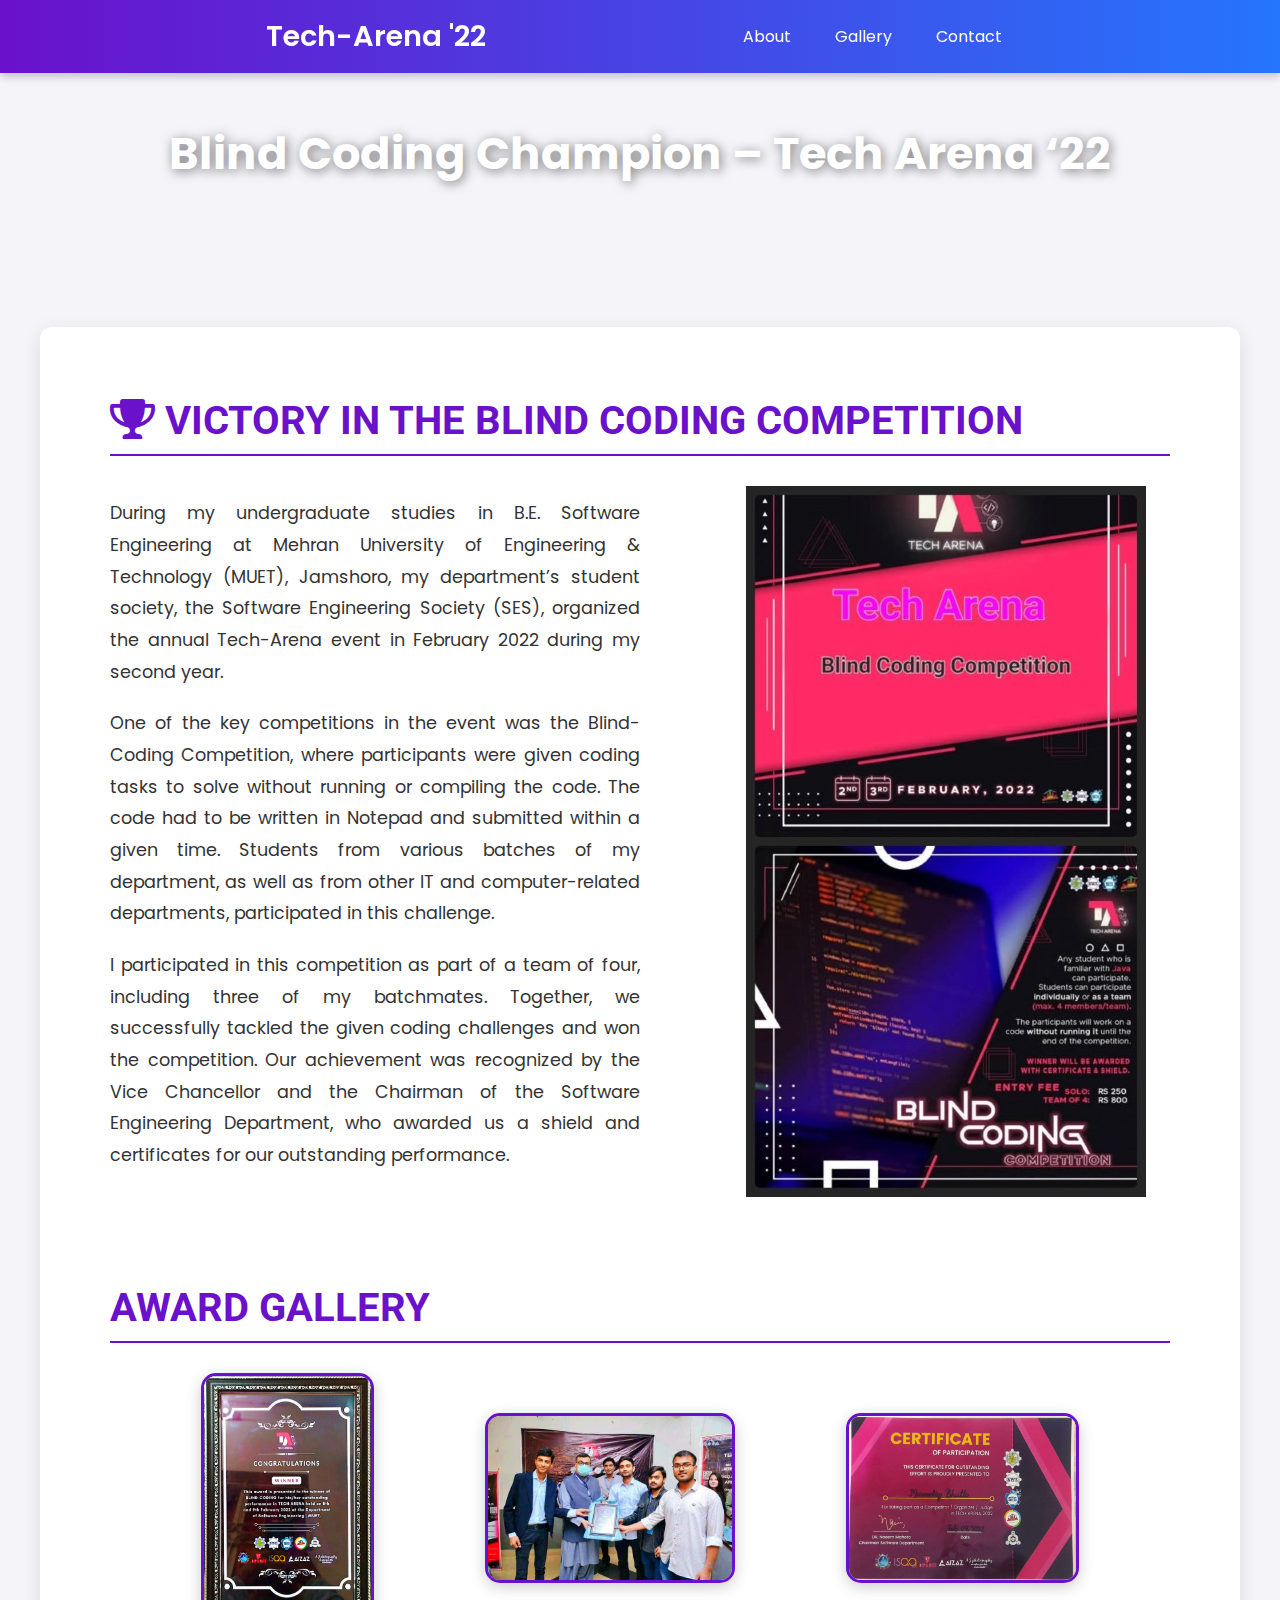
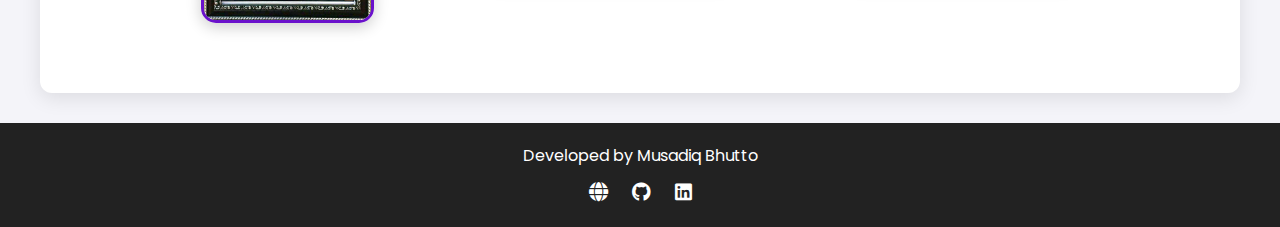
<file: Achievements/index.html>
<!DOCTYPE html>
<html lang="en">
<head>
    <meta charset="UTF-8">
    <meta name="viewport" content="width=device-width, initial-scale=1.0">
    <title>Blind-Coding Champion - Tech-Arena '22</title>
    <link rel="stylesheet" href="https://cdnjs.cloudflare.com/ajax/libs/font-awesome/6.0.0/css/all.min.css">
    <link href="https://fonts.googleapis.com/css2?family=Poppins:wght@300;400;600&family=Roboto:wght@700&display=swap" rel="stylesheet">
    <style>
        * {
            margin: 0;
            padding: 0;
            box-sizing: border-box;
            font-family: 'Poppins', sans-serif;
        }
        body {
            background: #f4f4f9;
            color: #333;
        }
        header {
            background: linear-gradient(90deg, #6a11cb, #2575fc);
            padding: 15px 20px;
            display: flex;
            justify-content: space-evenly;
            align-items: center;
            color: white;
            position: fixed;
            width: 100%;
            top: 0;
            z-index: 1000;
            box-shadow: 0 4px 8px rgba(0, 0, 0, 0.2);
        }
        .logo {
            font-size: 1.8rem;
            font-weight: 600;
        }
		.menu-toggle {
        display: none;
        font-size: 1.8rem;
        cursor: pointer;
        border: none;
        background: none;
        color: white;
        }
        nav ul {
            list-style: none;
            display: flex;
            gap: 20px;
        }
        nav ul li {
            display: inline;
        }
        nav ul li a {
            color: white;
            text-decoration: none;
            font-weight: 400;
            padding: 8px 12px;
            transition: all 0.3s ease-in-out;
            border-radius: 5px;
        }
        nav ul li a:hover {
            background: rgba(255, 255, 255, 0.2);
        }
        .hero {
            text-align: center;
            padding: 120px 20px;
            background: url('https://via.placeholder.com/1500x700') no-repeat center center/cover;
            color: white;
            font-size: 2.8rem;
            font-weight: 700;
            text-shadow: 2px 2px 12px rgba(0,0,0,0.5);
        }
        .container {
            max-width: 1200px;
            margin: auto;
            padding: 30px;
            background: white;
            border-radius: 12px;
            box-shadow: 0 5px 20px rgba(0, 0, 0, 0.1);
            margin-top: 20px;
        }
        .content-section {
            padding: 40px;
            text-align: justify;
        }
        .content-section h2 {
            font-size: 2.5rem;
            color: #6a11cb;
            margin-bottom: 20px;
            font-family: 'Roboto', sans-serif;
            font-weight: 700;
            text-transform: uppercase;
            border-bottom: 2px solid #6a11cb;
            padding-bottom: 10px;
        }
        .content-section p {
            font-size: 1.1rem;
            line-height: 1.8;
            margin-bottom: 20px;
        }
        .content-wrapper {
            display: flex;
            align-items: center;
            justify-content: space-between;
            margin-top: 30px;
        }
        .content-text {
            width: 50%;
        }
        .image-container {
            width: 40%;
        }
        .images {
            display: flex;
			align-items: center;
            justify-content: space-evenly;
            gap: 20px;
            flex-wrap: wrap;
            margin-top: 30px;
        }
        .gallery-img {
			max-width: 250px; /* Consistent width */
			border-radius: 15px;
			box-shadow: 0 4px 15px rgba(0, 0, 0, 0.2);
			transition: transform 0.3s ease-in-out;
			border: 3px solid #6a11cb;
		}

		.img1 {
			height: 250px;
		}

		.img2 {
			height: 170px;
		}

		.img3 {
			height: 170px;
		}

        .images img:hover {
            transform: scale(1.1);
        }
        footer {
            background: #222;
            text-align: center;
            color: white;
            padding: 20px;
            margin-top: 30px;
            font-size: 1rem;
        }
        @media (max-width: 768px) {
		    
			.menu-toggle {
            display: block;
			}
			nav ul {
				display: none;
				flex-direction: column;
				position: absolute;
				top: 60px;
				right: 10px;
				background: rgba(0, 0, 0, 0.8);
				width: 180px;
				border-radius: 8px;
				text-align: left;
				padding: 10px;
			}
			nav ul.show {
				display: flex;
			}
			nav ul li {
				padding: 10px 0;
			}	
				
            nav ul {
                flex-direction: column;
                text-align: center;
            }
			.container {
			padding: 0;
			}
			.hero, .content-section h2 
			{
				font-size: 1.5rem;
			    font-weight: 500;
				text-align: center;
			}
            .hero
			{	
				color:black;
			}			
			
            
            .content-wrapper {
                flex-direction: column;
            }
            .content-text, .image-container {
                width: 100%;
				
            }
			.image-container img{
			 width: 100%;
			 align: center;
			}
			.images {
                flex-direction: column;
                align-items: center;
            }
            .gallery-img {
                width: 90%;
            }
			.img1 {
			height: 300px;
			width: 200px;
		}
        }
    </style>
</head>
<body>
    
	<header>
    <div class="logo">Tech-Arena '22</div>
    <button class="menu-toggle"><i class="fas fa-bars"></i></button>
    <nav>
        <ul>
            <li><a href="#about">About</a></li>
            <li><a href="#gallery">Gallery</a></li>
            <li><a href="#contact">Contact</a></li>
        </ul>
    </nav>
	</header>
    
	<section class="hero" id="about">
        Blind Coding Champion – Tech Arena ‘22
    </section>
    <div class="container">
        <section class="content-section">
            <h2><i class="fas fa-trophy"></i>  Victory in the Blind Coding Competition</h2>
            <div class="content-wrapper">
                <div class="content-text">
                    <p>During my undergraduate studies in B.E. Software Engineering at Mehran University of Engineering & Technology (MUET), Jamshoro, my department’s student society, the Software Engineering Society (SES), organized the annual Tech-Arena event in February 2022 during my second year.</p>
                    
                    <p>One of the key competitions in the event was the Blind-Coding Competition, where participants were given coding tasks to solve without running or compiling the code. The code had to be written in Notepad and submitted within a given time. Students from various batches of my department, as well as from other IT and computer-related departments, participated in this challenge.</p>
                    
                    <p>I participated in this competition as part of a team of four, including three of my batchmates. Together, we successfully tackled the given coding challenges and won the competition. Our achievement was recognized by the Vice Chancellor and the Chairman of the Software Engineering Department, who awarded us a shield and certificates for our outstanding performance.</p>
                </div>
                <div class="image-container">
                    <img src="image1.jpg" alt="Tech-Arena Event Image">
                </div>
            </div>
        </section>
        <section class="content-section" id="gallery">
            <h2>Award Gallery</h2>
            <div class="images">
               <img class="gallery-img img1" src="image2.jpg" alt="Shield Photo">
               <img class="gallery-img img2" src="image3.jpg" alt="Shield Awarded">
               <img class="gallery-img img3" src="image4.jpg" alt="Certificate">
            </div>
        </section>
    </div>
	<footer id="contact" style="background: #222; color: white; text-align: center; padding: 20px; font-size: 1rem; display: flex; flex-direction: column; align-items: center;">
		<p>Developed by Musadiq Bhutto</p>
		<div style="margin-top: 10px;">
			<a href="https://musadiqbhutto.github.io/" target="_blank" style="color: white; margin: 0 10px; text-decoration: none; font-size: 1.2rem;"><i class="fas fa-globe"></i></a>
			<a href="https://github.com/MusadiqBhutto" target="_blank" style="color: white; margin: 0 10px; text-decoration: none; font-size: 1.2rem;"><i class="fab fa-github"></i></a>
			<a href="https://www.linkedin.com/in/musadique-bhutto/" target="_blank" style="color: white; margin: 0 10px; text-decoration: none; font-size: 1.2rem;"><i class="fab fa-linkedin"></i></a>
		</div>
	</footer>

</body>
	<script>
    document.querySelector(".menu-toggle").addEventListener("click", function() {
        document.querySelector("nav ul").classList.toggle("show");
    });
    
    document.querySelectorAll("nav ul li a").forEach(item => {
        item.addEventListener("click", function() {
            document.querySelector("nav ul").classList.remove("show");
        });
    });
</script>
</html>
</file>
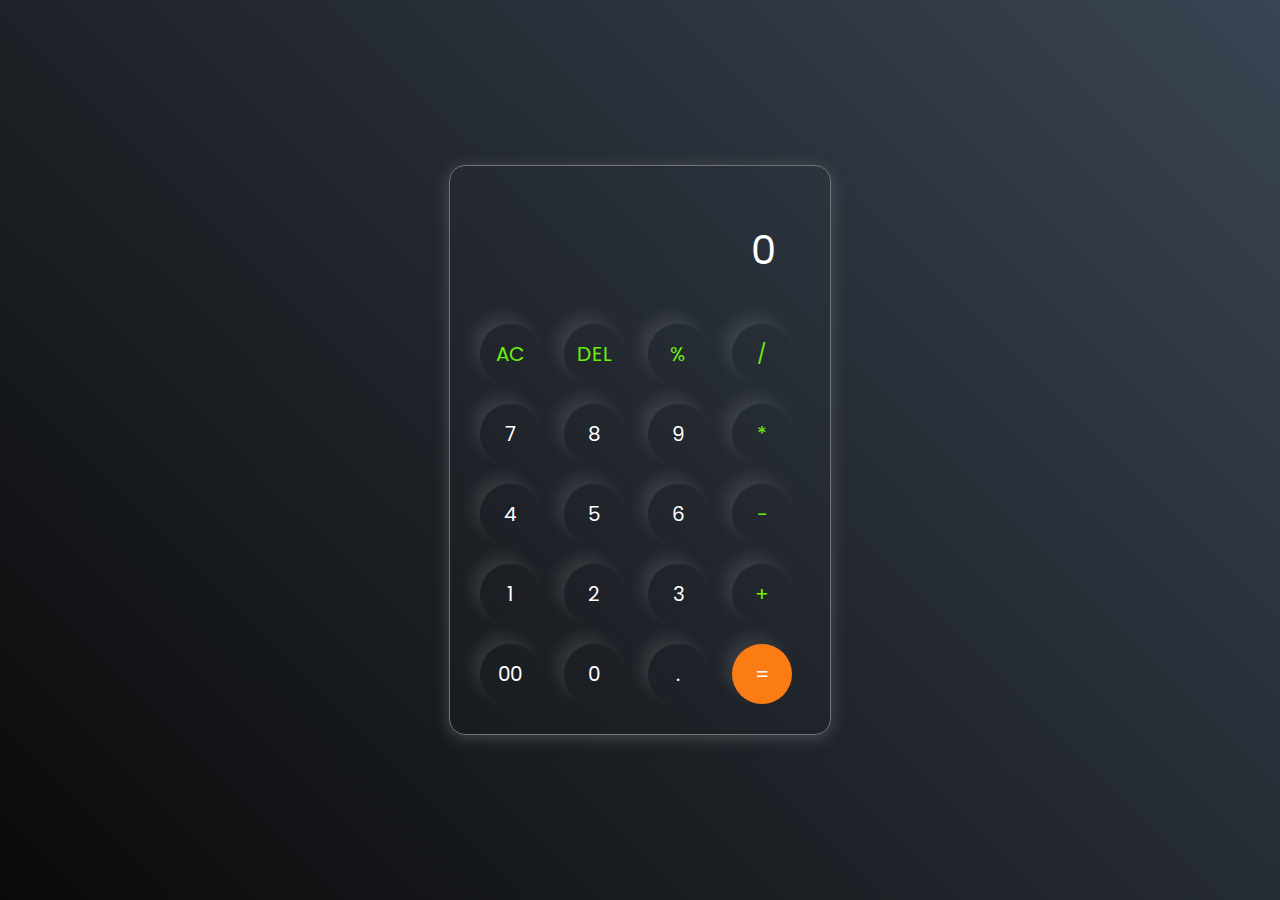
<file: Simple Calculator Web App using HTML CSS JS/index.html>
<!DOCTYPE html>
<html lang="en">
<head>
    <meta charset="UTF-8">
    <meta http-equiv="X-UA-Compatible" content="IE=edge">
    <meta name="viewport" content="width=device-width, initial-scale=1.0">
    <link rel="stylesheet" href="assets/css/style.css">
    <title>Calculator</title>
</head>
<body>

    <div class="calculator">
        <input type="text" placeholder="0" id="inputBox">
        <div>
            <button class="operator">AC</button>
            <button class="operator">DEL</button>
            <button class="operator">%</button>
            <button class="operator">/</button>
        </div>
        <div>
            <button>7</button>
            <button>8</button>
            <button>9</button>
            <button class="operator">*</button>
        </div>
        <div>
            <button>4</button>
            <button>5</button>
            <button>6</button>
            <button class="operator">-</button>
        </div>
        <div>
            <button>1</button>
            <button>2</button>
            <button>3</button>
            <button class="operator">+</button>
        </div>
        <div>
            <button>00</button>
            <button>0</button>
            <button>.</button>
            <button class="equalBtn">=</button>
        </div>
    </div>
    
    <script src="assets/js/script.js"></script>
</body>
</html>
</file>
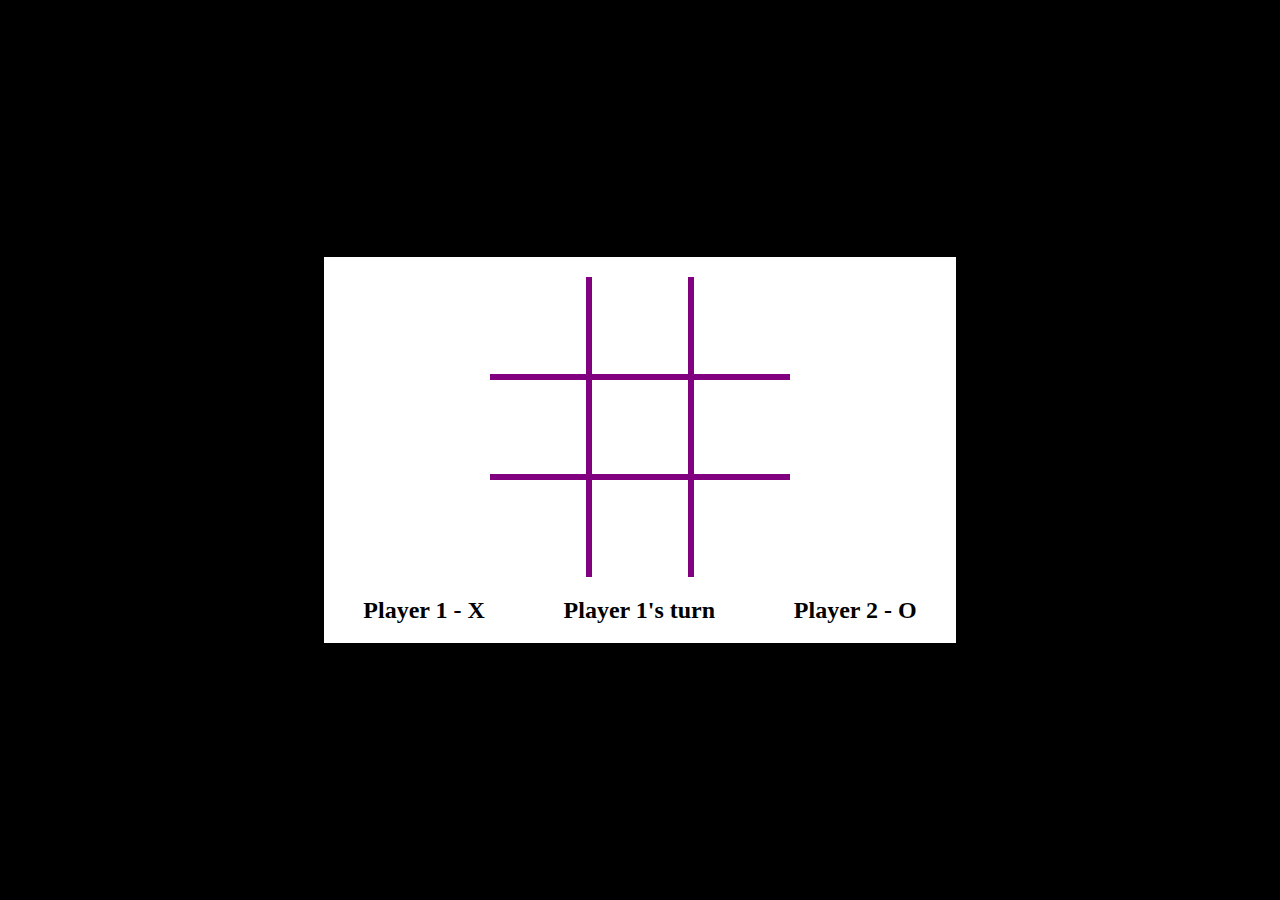
<file: Tic-Tac-Toe Game/index.html>
<!DOCTYPE html>
<html>

<head>
    <meta name="viewport" content="width=device-width, initial-scale=1.0">
    <link rel="stylesheet" href="style.css">
    <script src="script.js"></script>
</head>

<body>
    <div class="button-set">
     <div class="button-set-1">
            <div>
                <button onclick="message('button1')" id="button1" class="top-button left-button">1</button>
            </div>
            <div>
                <button onclick="message('button2')" id="button2" class="top-button center-button">2</button>
            </div>
            <div>
                <button onclick="message('button3')" id="button3" class="top-button right-button">3</button>
            </div>
        </div>
        <div class="button-set-2">
            <div>
                <button onclick="message('button4')" id="button4" class="mid-button left-button">4</button>
            </div>
            <div>
                <button onclick="message('button5')" id="button5" class="mid-button center-button">5</button>
            </div>
            <div>
                <button onclick="message('button6')" id="button6" class="mid-button right-button">6</button>
            </div>
        </div>
        <div class="button-set-3">
            <div>
                <button onclick="message('button7')" id="button7" class="bottom-button left-button">7</button>
            </div>
            <div>
                <button onclick="message('button8')" id="button8" class="bottom-button center-button">8</button>
            </div>
            <div>
                <button onclick="message('button9')" id="button9" class="bottom-button right-button">9</button>
            </div>
        </div>
        <div class="players">
            <div>
                <h2>Player 1 - X</h2>
            </div>
            <div>
                <h2 id="player-turn">Player 1's turn</h2>
            </div>
            <div>
                <h2>Player 2 - O</h2>
            </div>
        </div>
    </div>
</body>
</html>
</file>
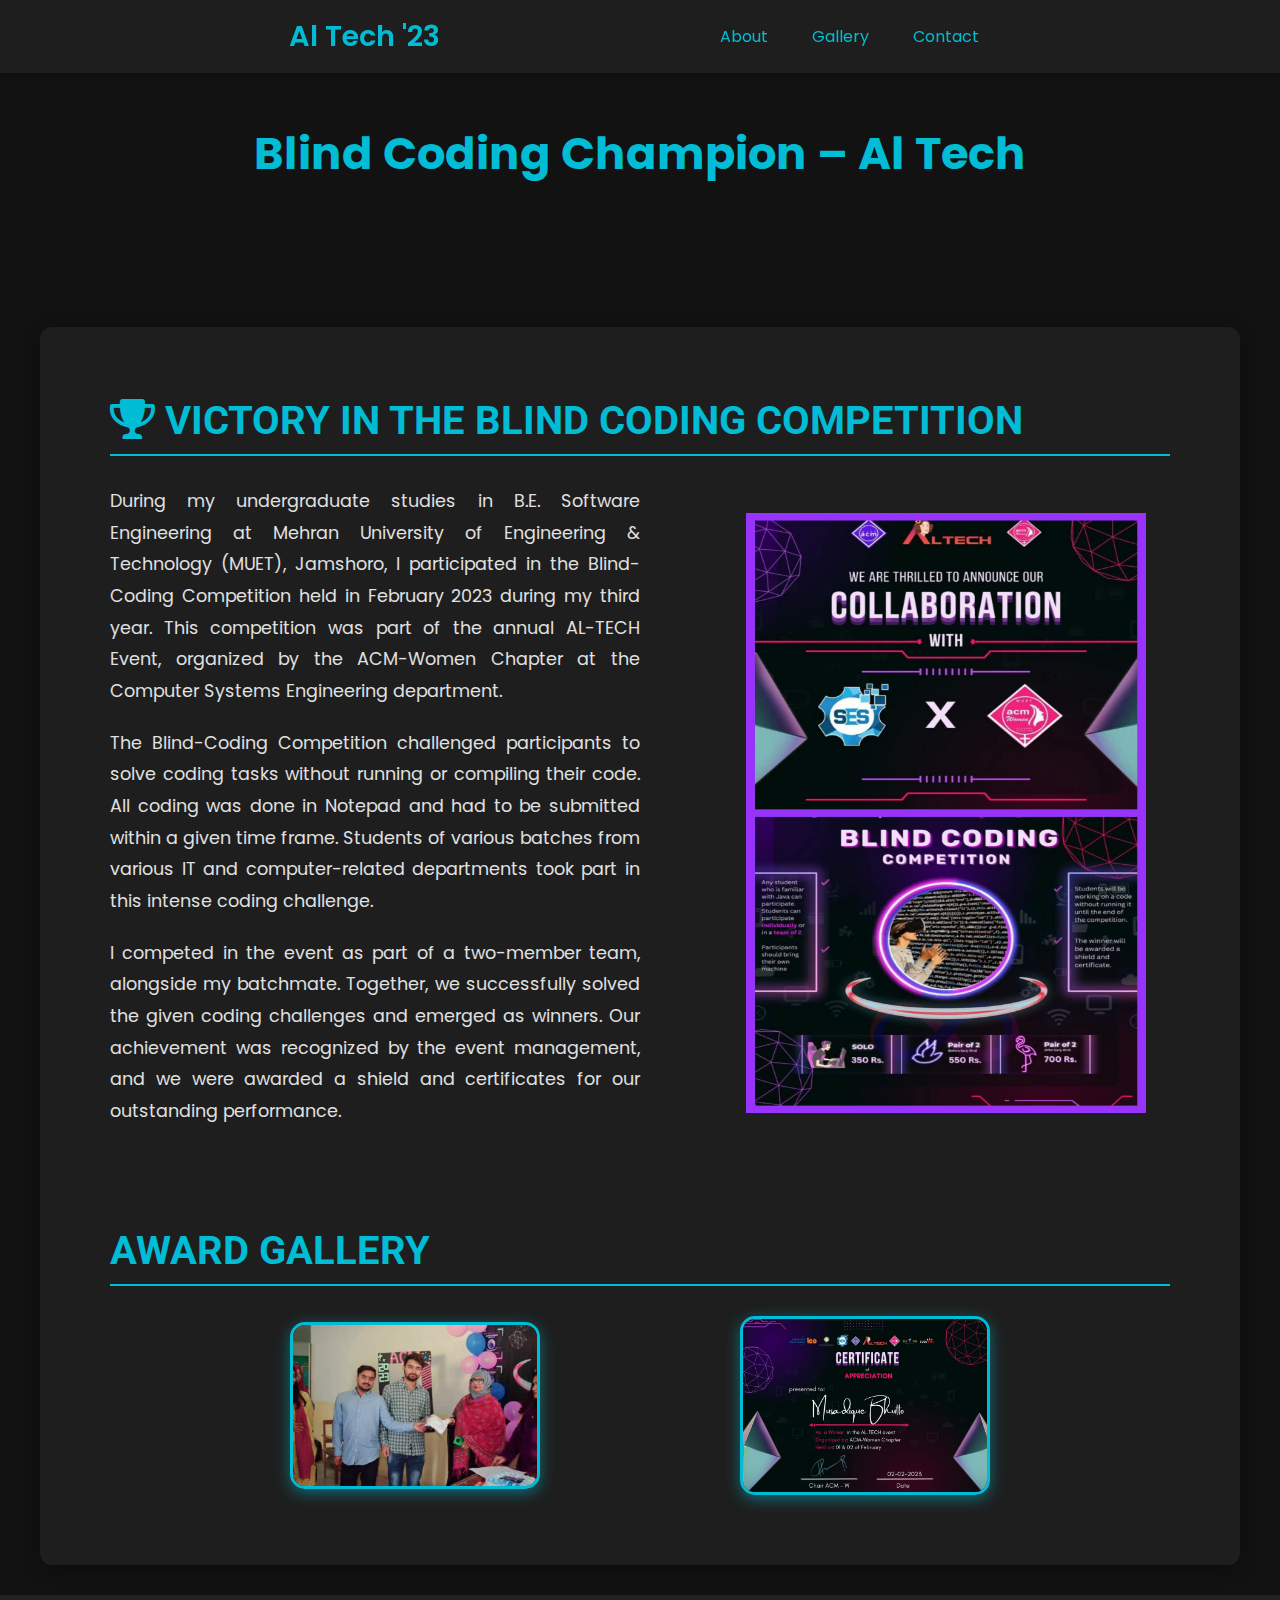
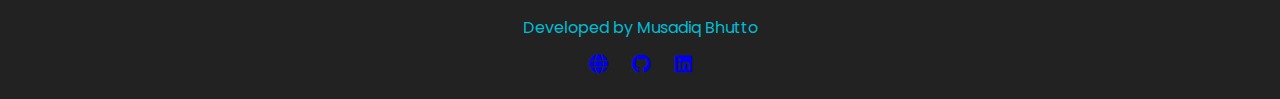
<file: Achievements/AlTech.html>
<!DOCTYPE html>
<html lang="en">
<head>
    <meta charset="UTF-8">
    <meta name="viewport" content="width=device-width, initial-scale=1.0">
    <title>Al Tech</title>
    <link rel="stylesheet" href="https://cdnjs.cloudflare.com/ajax/libs/font-awesome/6.0.0/css/all.min.css">
    <link href="https://fonts.googleapis.com/css2?family=Poppins:wght@300;400;600&family=Roboto:wght@700&display=swap" rel="stylesheet">
    <style>
        * {
            margin: 0;
            padding: 0;
            box-sizing: border-box;
            font-family: 'Poppins', sans-serif;
        }
        body {
            background: #121212;
            color: #e0e0e0;
        }
        header {
            background: #1e1e1e;
            padding: 15px 20px;
            display: flex;
            justify-content: space-evenly;
            align-items: center;
            color: #00bcd4;
            position: fixed;
            width: 100%;
            top: 0;
            z-index: 1000;
            box-shadow: 0 4px 8px rgba(0, 0, 0, 0.2);
        }
        .logo {
            font-size: 1.8rem;
            font-weight: 600;
        }
		.menu-toggle {
        display: none;
        font-size: 1.8rem;
        cursor: pointer;
        border: none;
        background: none;
        color: #00bcd4;
        }
        
		nav ul {
            list-style: none;
            display: flex;
            gap: 20px;
        }
        nav ul li {
            display: inline;
        }
        nav ul li a {
            color: #00bcd4;
            text-decoration: none;
            font-weight: 400;
            padding: 8px 12px;
            transition: all 0.3s ease-in-out;
            border-radius: 5px;
        }
        nav ul li a:hover {
            background: rgba(255, 255, 255, 0.2);
        }
        .hero {
            text-align: center;
            padding: 120px 20px;
            background: url('https://via.placeholder.com/1500x700') no-repeat center center/cover;
            color: #00bcd4;
            font-size: 2.8rem;
            font-weight: 700;
        }
        .container {
            max-width: 1200px;
            margin: auto;
            padding: 30px;
            background: #1e1e1e;
            border-radius: 12px;
            box-shadow: 0 5px 20px rgba(0, 0, 0, 0.3);
            margin-top: 20px;
        }
        .content-section {
            padding: 40px;
            text-align: justify;
        }
        .content-section h2 {
            font-size: 2.5rem;
            color: #00bcd4;
            margin-bottom: 20px;
            font-family: 'Roboto', sans-serif;
            font-weight: 700;
            text-transform: uppercase;
            border-bottom: 2px solid #00bcd4;
            padding-bottom: 10px;
        }
        .content-section p {
            font-size: 1.1rem;
            line-height: 1.8;
            margin-bottom: 20px;
        }
        .content-wrapper {
            display: flex;
            align-items: center;
            justify-content: space-between;
            margin-top: 30px;
        }
        .content-text {
            width: 50%;
        }
        .image-container {
            width: 40%;
        }
		.image-container img{
            width: 400px;
			height: 600px;
        }
        .images {
            display: flex;
			align-items: center;
            justify-content: space-evenly;
            gap: 20px;
            flex-wrap: wrap;
            margin-top: 30px;
        }
        .gallery-img {
			max-width: 250px; /* Consistent width */
			border-radius: 15px;
			box-shadow: 0 4px 15px rgba(0, 188, 212, 0.5);
            transition: transform 0.3s ease-in-out;
            border: 3px solid #00bcd4;
		}

        .images img:hover {
            transform: scale(1.1);
        }
        footer {
            background: #1e1e1e;
            text-align: center;
            color: #00bcd4;
            padding: 20px;
            margin-top: 30px;
            font-size: 1rem;
        }
        @media (max-width: 768px) {
		    
			.menu-toggle {
            display: block;
			}
			nav ul {
				display: none;
				flex-direction: column;
				position: absolute;
				top: 60px;
				right: 10px;
				background: rgba(0, 0, 0, 0.8);
				width: 180px;
				border-radius: 8px;
				text-align: left;
				padding: 10px;
			}
			nav ul.show {
				display: flex;
			}
			nav ul li {
				padding: 10px 0;
			}	
				
            nav ul {
                flex-direction: column;
                text-align: center;
            }
			.container {
			padding: 0;
			}
			.hero, .content-section h2 
			{
				font-size: 1.5rem;
			    font-weight: 500;
				text-align: center;
			}
           		
			
            
            .content-wrapper {
                flex-direction: column;
            }
            .content-text, .image-container {
                width: 100%;
				
            }
			.image-container img{
			 width: 100%;
			 align: center;
			}
			.images {
                flex-direction: column;
                align-items: center;
            }
            .gallery-img {
                width: 90%;
            }		
        }
    </style>
</head>
<body>
    
	<header>
    <div class="logo">Al Tech '23</div>
    <button class="menu-toggle"><i class="fas fa-bars"></i></button>
    <nav>
        <ul>
            <li><a href="#about">About</a></li>
            <li><a href="#gallery">Gallery</a></li>
            <li><a href="#contact">Contact</a></li>
        </ul>
    </nav>
	</header>
    
	<section class="hero" id="about">
        Blind Coding Champion – Al Tech
    </section>
    <div class="container">
        <section class="content-section">
            <h2><i class="fas fa-trophy"></i>  Victory in the Blind Coding Competition</h2>
            <div class="content-wrapper">
                <div class="content-text">
                    <p>During my undergraduate studies in B.E. Software Engineering at Mehran University of Engineering & Technology (MUET), Jamshoro, I participated in the Blind-Coding Competition held in February 2023 during my third year. This competition was part of the annual AL-TECH Event, organized by the ACM-Women Chapter at the Computer Systems Engineering department.</p>
                    
                    <p>The Blind-Coding Competition challenged participants to solve coding tasks without running or compiling their code. All coding was done in Notepad and had to be submitted within a given time frame. Students of various batches from various IT and computer-related departments took part in this intense coding challenge.</p>
                    
                    <p>I competed in the event as part of a two-member team, alongside my batchmate. Together, we successfully solved the given coding challenges and emerged as winners. Our achievement was recognized by the event management, and we were awarded a shield and certificates for our outstanding performance.</p>
                </div>
                <div class="image-container">
                    <img src="image5.jpg" alt="Tech-Arena Event Image">
                </div>
            </div>
        </section>
        <section class="content-section" id="gallery">
            <h2>Award Gallery</h2>
            <div class="images">
               <img class="gallery-img img1" src="image6.jpg" alt="Shield Awarded">
               <img class="gallery-img img2" src="image7.jpg" alt="Certificate">
            </div>
        </section>
    </div>
	<footer id="contact" style="background: #222; color: white; text-align: center; padding: 20px; font-size: 1rem; display: flex; flex-direction: column; align-items: center;">
		<p style="color: #00bcd4;">Developed by Musadiq Bhutto</p>
		<div style="margin-top: 10px;">
			<a href="https://musadiqbhutto.github.io/" target="_blank" style="margin: 0 10px; text-decoration: none; font-size: 1.2rem;"><i class="fas fa-globe"></i></a>
			<a href="https://github.com/MusadiqBhutto" target="_blank" style="margin: 0 10px; text-decoration: none; font-size: 1.2rem;"><i class="fab fa-github"></i></a>
			<a href="https://www.linkedin.com/in/musadique-bhutto/" target="_blank" style="margin: 0 10px; text-decoration: none; font-size: 1.2rem;"><i class="fab fa-linkedin"></i></a>
		</div>
	</footer>

</body>
	<script>
    document.querySelector(".menu-toggle").addEventListener("click", function() {
        document.querySelector("nav ul").classList.toggle("show");
    });
    
    document.querySelectorAll("nav ul li a").forEach(item => {
        item.addEventListener("click", function() {
            document.querySelector("nav ul").classList.remove("show");
        });
    });
</script>
</html>
</file>
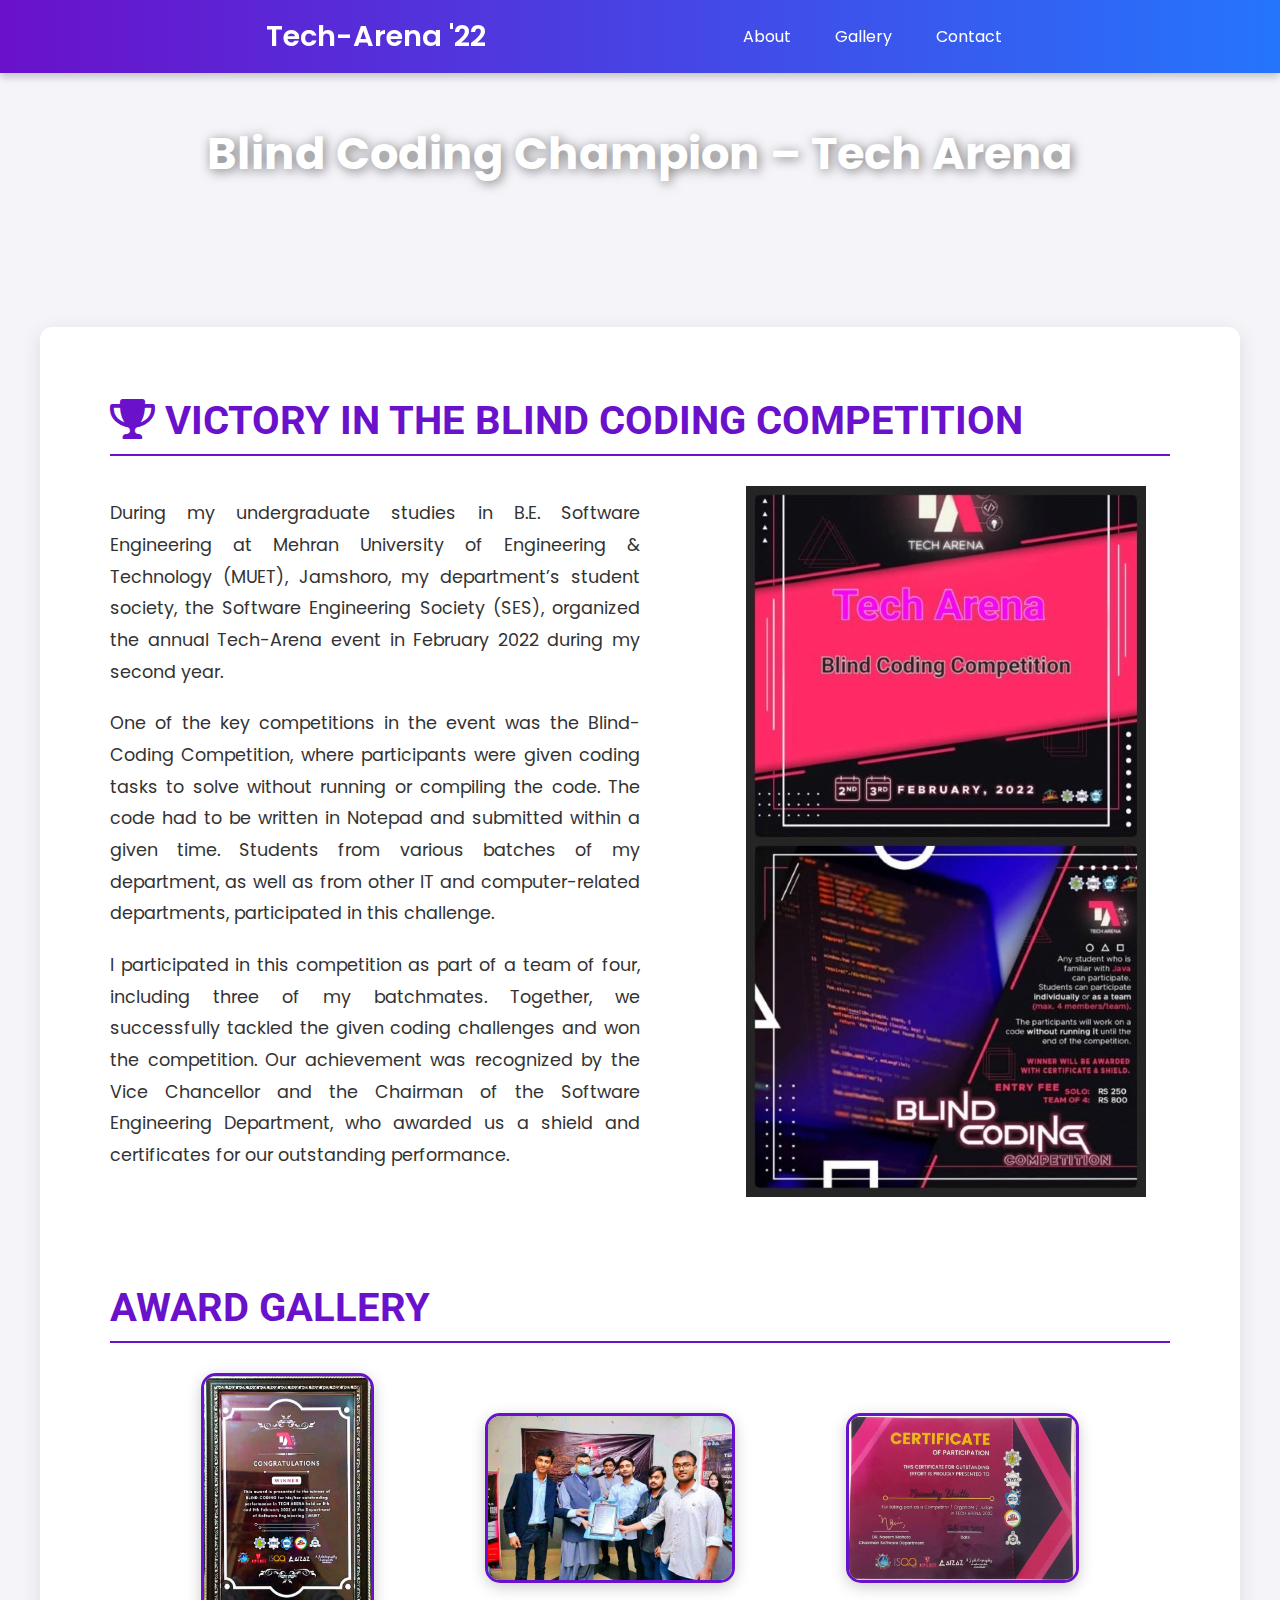
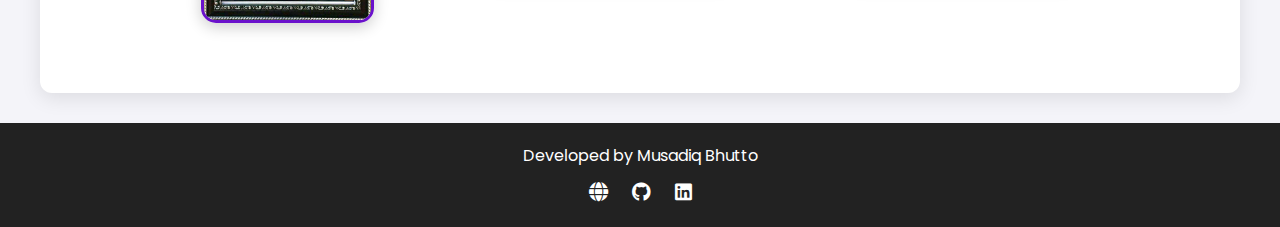
<file: Achievements/TechArena.html>
<!DOCTYPE html>
<html lang="en">
<head>
    <meta charset="UTF-8">
    <meta name="viewport" content="width=device-width, initial-scale=1.0">
    <title>Tech Arena</title>
    <link rel="stylesheet" href="https://cdnjs.cloudflare.com/ajax/libs/font-awesome/6.0.0/css/all.min.css">
    <link href="https://fonts.googleapis.com/css2?family=Poppins:wght@300;400;600&family=Roboto:wght@700&display=swap" rel="stylesheet">
    <style>
        * {
            margin: 0;
            padding: 0;
            box-sizing: border-box;
            font-family: 'Poppins', sans-serif;
        }
        body {
            background: #f4f4f9;
            color: #333;
        }
        header {
            background: linear-gradient(90deg, #6a11cb, #2575fc);
            padding: 15px 20px;
            display: flex;
            justify-content: space-evenly;
            align-items: center;
            color: white;
            position: fixed;
            width: 100%;
            top: 0;
            z-index: 1000;
            box-shadow: 0 4px 8px rgba(0, 0, 0, 0.2);
        }
        .logo {
            font-size: 1.8rem;
            font-weight: 600;
        }
		.menu-toggle {
        display: none;
        font-size: 1.8rem;
        cursor: pointer;
        border: none;
        background: none;
        color: white;
        }
        nav ul {
            list-style: none;
            display: flex;
            gap: 20px;
        }
        nav ul li {
            display: inline;
        }
        nav ul li a {
            color: white;
            text-decoration: none;
            font-weight: 400;
            padding: 8px 12px;
            transition: all 0.3s ease-in-out;
            border-radius: 5px;
        }
        nav ul li a:hover {
            background: rgba(255, 255, 255, 0.2);
        }
        .hero {
            text-align: center;
            padding: 120px 20px;
            background: url('https://via.placeholder.com/1500x700') no-repeat center center/cover;
            color: white;
            font-size: 2.8rem;
            font-weight: 700;
            text-shadow: 2px 2px 12px rgba(0,0,0,0.5);
        }
        .container {
            max-width: 1200px;
            margin: auto;
            padding: 30px;
            background: white;
            border-radius: 12px;
            box-shadow: 0 5px 20px rgba(0, 0, 0, 0.1);
            margin-top: 20px;
        }
        .content-section {
            padding: 40px;
            text-align: justify;
        }
        .content-section h2 {
            font-size: 2.5rem;
            color: #6a11cb;
            margin-bottom: 20px;
            font-family: 'Roboto', sans-serif;
            font-weight: 700;
            text-transform: uppercase;
            border-bottom: 2px solid #6a11cb;
            padding-bottom: 10px;
        }
        .content-section p {
            font-size: 1.1rem;
            line-height: 1.8;
            margin-bottom: 20px;
        }
        .content-wrapper {
            display: flex;
            align-items: center;
            justify-content: space-between;
            margin-top: 30px;
        }
        .content-text {
            width: 50%;
        }
        .image-container {
            width: 40%;
        }
        .images {
            display: flex;
			align-items: center;
            justify-content: space-evenly;
            gap: 20px;
            flex-wrap: wrap;
            margin-top: 30px;
        }
        .gallery-img {
			max-width: 250px; /* Consistent width */
			border-radius: 15px;
			box-shadow: 0 4px 15px rgba(0, 0, 0, 0.2);
			transition: transform 0.3s ease-in-out;
			border: 3px solid #6a11cb;
		}

		.img1 {
			height: 250px;
		}

		.img2 {
			height: 170px;
		}

		.img3 {
			height: 170px;
		}

        .images img:hover {
            transform: scale(1.1);
        }
        footer {
            background: #222;
            text-align: center;
            color: white;
            padding: 20px;
            margin-top: 30px;
            font-size: 1rem;
        }
        @media (max-width: 768px) {
		    
			.menu-toggle {
            display: block;
			}
			nav ul {
				display: none;
				flex-direction: column;
				position: absolute;
				top: 60px;
				right: 10px;
				background: rgba(0, 0, 0, 0.8);
				width: 180px;
				border-radius: 8px;
				text-align: left;
				padding: 10px;
			}
			nav ul.show {
				display: flex;
			}
			nav ul li {
				padding: 10px 0;
			}	
				
            nav ul {
                flex-direction: column;
                text-align: center;
            }
			.container {
			padding: 0;
			}
			.hero, .content-section h2 
			{
				font-size: 1.5rem;
			    font-weight: 500;
				text-align: center;
			}
            .hero
			{	
				color:black;
			}			
			
            
            .content-wrapper {
                flex-direction: column;
            }
            .content-text, .image-container {
                width: 100%;
				
            }
			.image-container img{
			 width: 100%;
			 align: center;
			}
			.images {
                flex-direction: column;
                align-items: center;
            }
            .gallery-img {
                width: 90%;
            }
			.img1 {
			height: 300px;
			width: 200px;
		}
        }
    </style>
</head>
<body>
    
	<header>
    <div class="logo">Tech-Arena '22</div>
    <button class="menu-toggle"><i class="fas fa-bars"></i></button>
    <nav>
        <ul>
            <li><a href="#about">About</a></li>
            <li><a href="#gallery">Gallery</a></li>
            <li><a href="#contact">Contact</a></li>
        </ul>
    </nav>
	</header>
    
	<section class="hero" id="about">
        Blind Coding Champion – Tech Arena
    </section>
    <div class="container">
        <section class="content-section">
            <h2><i class="fas fa-trophy"></i>  Victory in the Blind Coding Competition</h2>
            <div class="content-wrapper">
                <div class="content-text">
                    <p>During my undergraduate studies in B.E. Software Engineering at Mehran University of Engineering & Technology (MUET), Jamshoro, my department’s student society, the Software Engineering Society (SES), organized the annual Tech-Arena event in February 2022 during my second year.</p>
                    
                    <p>One of the key competitions in the event was the Blind-Coding Competition, where participants were given coding tasks to solve without running or compiling the code. The code had to be written in Notepad and submitted within a given time. Students from various batches of my department, as well as from other IT and computer-related departments, participated in this challenge.</p>
                    
                    <p>I participated in this competition as part of a team of four, including three of my batchmates. Together, we successfully tackled the given coding challenges and won the competition. Our achievement was recognized by the Vice Chancellor and the Chairman of the Software Engineering Department, who awarded us a shield and certificates for our outstanding performance.</p>
                </div>
                <div class="image-container">
                    <img src="image1.jpg" alt="Tech-Arena Event Image">
                </div>
            </div>
        </section>
        <section class="content-section" id="gallery">
            <h2>Award Gallery</h2>
            <div class="images">
               <img class="gallery-img img1" src="image2.jpg" alt="Shield Photo">
               <img class="gallery-img img2" src="image3.jpg" alt="Shield Awarded">
               <img class="gallery-img img3" src="image4.jpg" alt="Certificate">
            </div>
        </section>
    </div>
	<footer id="contact" style="background: #222; color: white; text-align: center; padding: 20px; font-size: 1rem; display: flex; flex-direction: column; align-items: center;">
		<p>Developed by Musadiq Bhutto</p>
		<div style="margin-top: 10px;">
			<a href="https://musadiqbhutto.github.io/" target="_blank" style="color: white; margin: 0 10px; text-decoration: none; font-size: 1.2rem;"><i class="fas fa-globe"></i></a>
			<a href="https://github.com/MusadiqBhutto" target="_blank" style="color: white; margin: 0 10px; text-decoration: none; font-size: 1.2rem;"><i class="fab fa-github"></i></a>
			<a href="https://www.linkedin.com/in/musadique-bhutto/" target="_blank" style="color: white; margin: 0 10px; text-decoration: none; font-size: 1.2rem;"><i class="fab fa-linkedin"></i></a>
		</div>
	</footer>

</body>
	<script>
    document.querySelector(".menu-toggle").addEventListener("click", function() {
        document.querySelector("nav ul").classList.toggle("show");
    });
    
    document.querySelectorAll("nav ul li a").forEach(item => {
        item.addEventListener("click", function() {
            document.querySelector("nav ul").classList.remove("show");
        });
    });
</script>
</html>
</file>
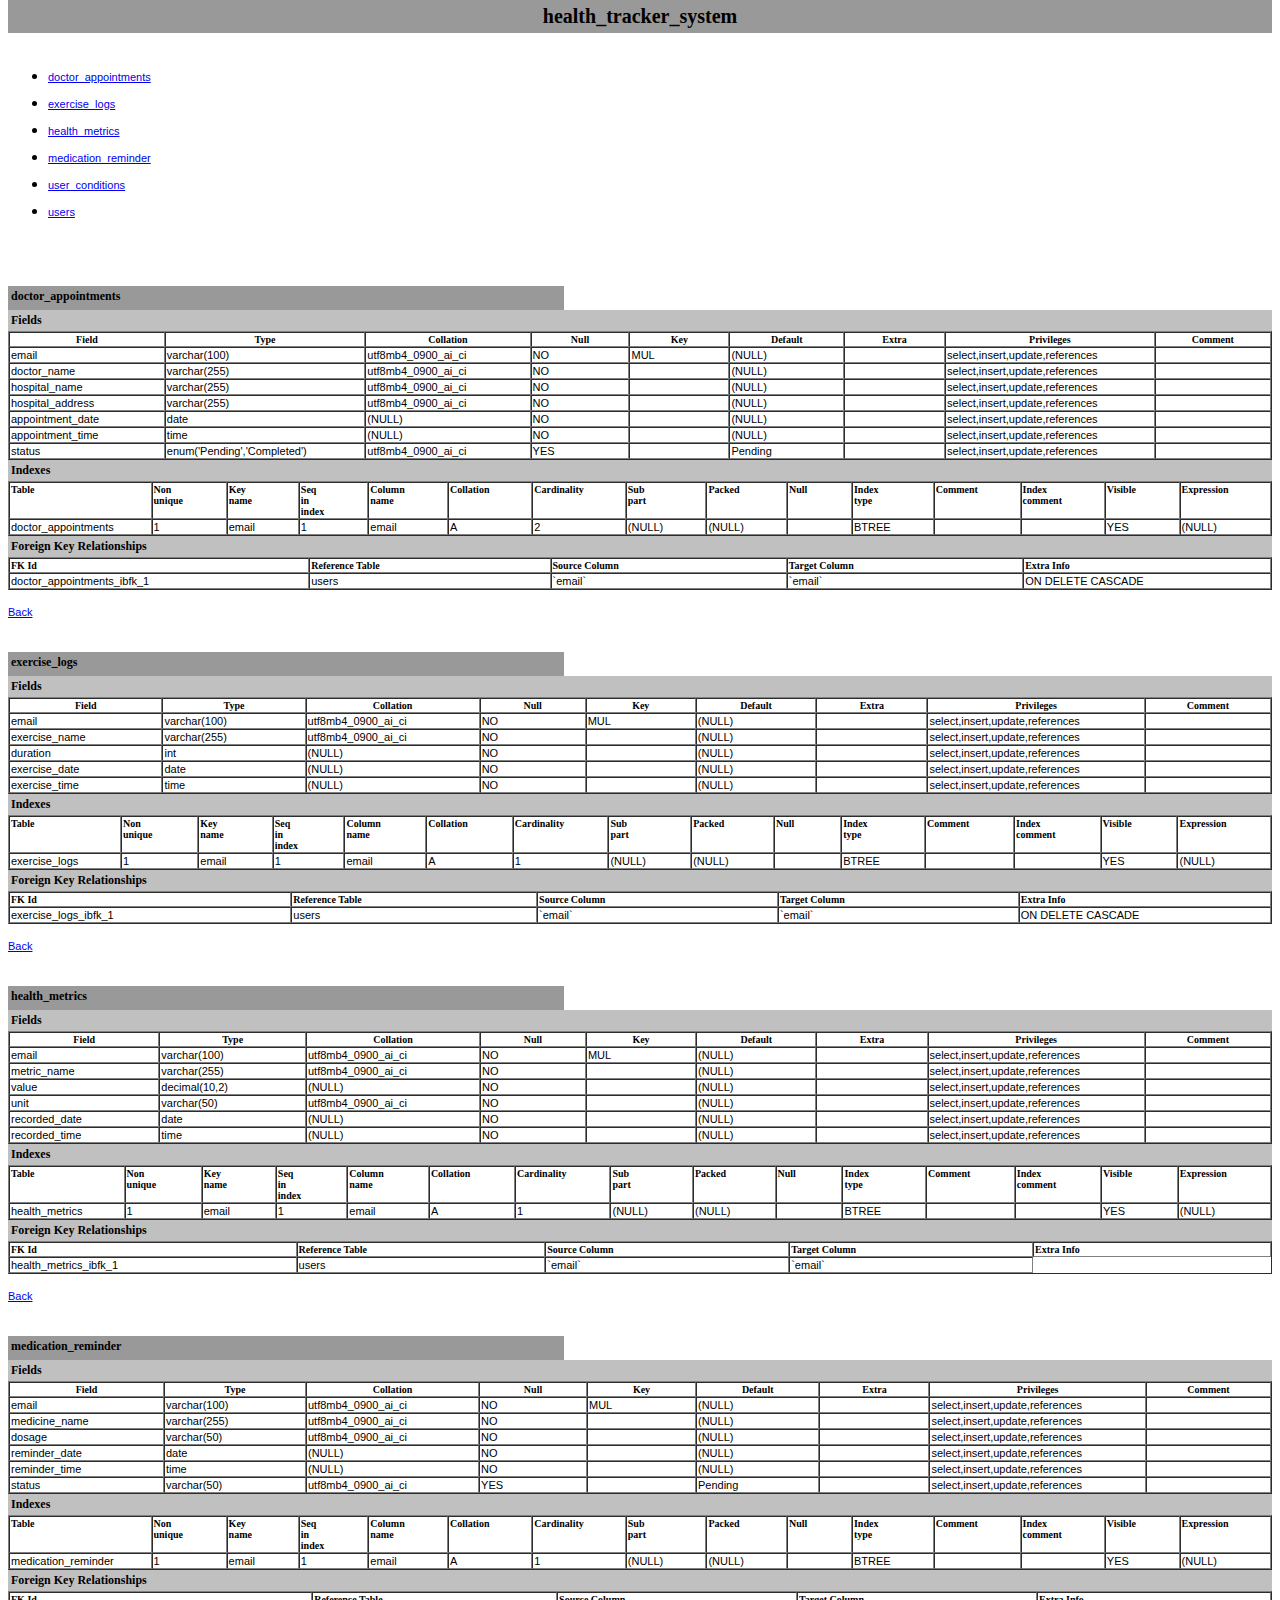
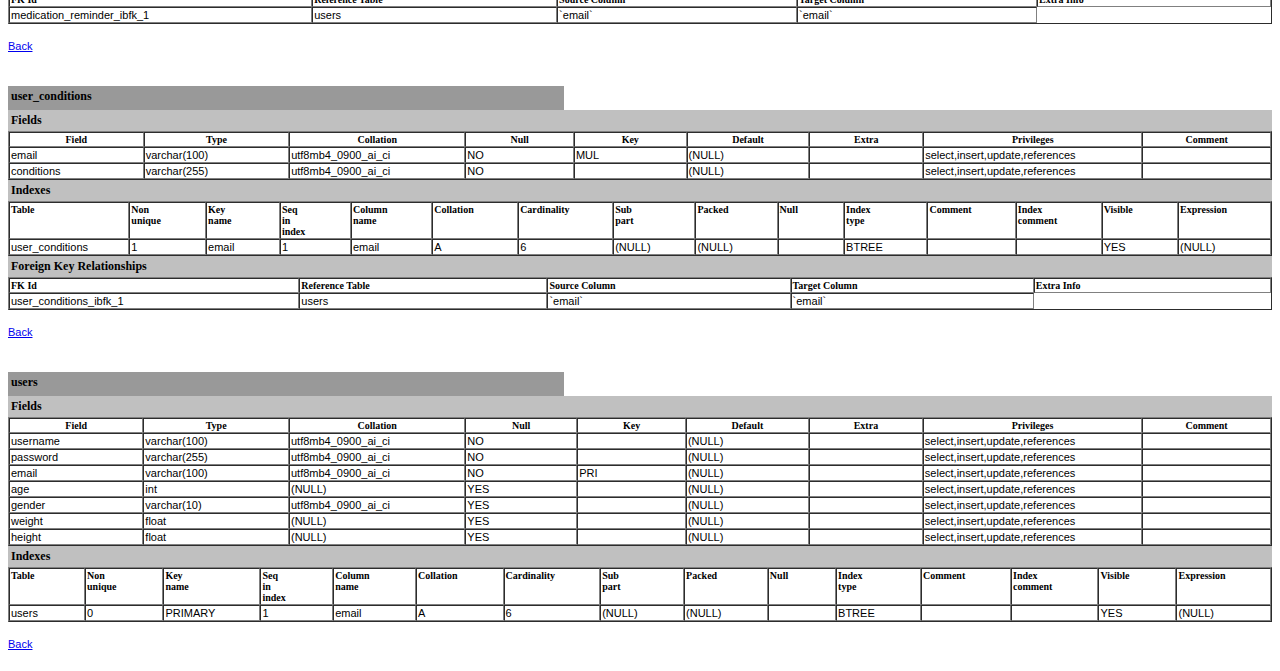
<file: SQE-CEP-Database-Schema/schema.html>
<html>
<head>
<title>Schema for database 'health_tracker_system'</title>
<meta http-equiv="Content-Type" content="text/html; charset=utf8">
<style type="text/css">
<!--
.toptext {font-family: verdana; color: #000000; font-size: 20px; font-weight: 600; width:550;  background-color:#999999; }
.normal {  font-family: Verdana, Arial, Helvetica, sans-serif; font-size: 11px; font-weight: normal; color: #000000}
.fieldheader {font-family: verdana; color: #000000; font-size: 12px; font-weight: 600; width:550;  background-color:#c0c0c0; }
.fieldcolumn {font-family: verdana; color: #000000; font-size: 10px; font-weight: 600; width:550;  background-color:#ffffff; }
.header {background-color: #ECE9D8;}
.headtext {font-family: verdana; color: #000000; font-size: 12; font-weight: 600; width:550;  background-color:#999999; }
BR.page {page-break-after: always}
//-->
</style>
</head>
<body bgcolor='#ffffff' topmargin="0">
<table width="100%" border="0" cellspacing="0" cellpadding="5">
<tr>
<td class="toptext"><p align="center">health_tracker_system</td>
</tr>
</table>
<a name="header">&nbsp</a><ul>
	<li><a href="#doctor_appointments"><p class="normal">doctor_appointments</a></li>
	<li><a href="#exercise_logs"><p class="normal">exercise_logs</a></li>
	<li><a href="#health_metrics"><p class="normal">health_metrics</a></li>
	<li><a href="#medication_reminder"><p class="normal">medication_reminder</a></li>
	<li><a href="#user_conditions"><p class="normal">user_conditions</a></li>
	<li><a href="#users"><p class="normal">users</a></li>
</ul>
<br class=page>
<p><a name='doctor_appointments'>&nbsp</a>
<table width="100%" border="0" cellspacing="0" cellpadding="3">
<tr>
	<td class="headtext" width="30%" align="left" valign="top">doctor_appointments</td>
	<td>&nbsp</td>
<tr>
</table>

<table width="100%" border="0" cellspacing="0" cellpadding="3">
<tr>
	<td class="fieldheader" width="100%" align="left" valign="top">Fields</td>
</tr>
</table>
<table width="100%" cellspacing="0" cellapdding="2" border="1">
<tr>
	<td align="center" valign="top" class="fieldcolumn">Field</td>
	<td align="center" valign="top" class="fieldcolumn">Type</td>
	<td align="center" valign="top" class="fieldcolumn">Collation</td>
	<td align="center" valign="top" class="fieldcolumn">Null</td>
	<td align="center" valign="top" class="fieldcolumn">Key</td>
	<td align="center" valign="top" class="fieldcolumn">Default</td>
	<td align="center" valign="top" class="fieldcolumn">Extra</td>
	<td align="center" valign="top" class="fieldcolumn">Privileges</td>
	<td align="center" valign="top" class="fieldcolumn">Comment</td>
</tr>
<tr>
	<td align="left" valign="top"><p class="normal">email</td>
	<td align="left" valign="top"><p class="normal">varchar(100)</td>
	<td align="left" valign="top"><p class="normal">utf8mb4_0900_ai_ci</td>
	<td align="left" valign="top"><p class="normal">NO</td>
	<td align="left" valign="top"><p class="normal">MUL</td>
	<td align="left" valign="top"><p class="normal">(NULL)</td>
	<td align="left" valign="top"><p class="normal">&nbsp;</td>
	<td align="left" valign="top"><p class="normal">select,insert,update,references</td>
	<td align="left" valign="top"><p class="normal">&nbsp;</td>
</tr>
<tr>
	<td align="left" valign="top"><p class="normal">doctor_name</td>
	<td align="left" valign="top"><p class="normal">varchar(255)</td>
	<td align="left" valign="top"><p class="normal">utf8mb4_0900_ai_ci</td>
	<td align="left" valign="top"><p class="normal">NO</td>
	<td align="left" valign="top"><p class="normal">&nbsp;</td>
	<td align="left" valign="top"><p class="normal">(NULL)</td>
	<td align="left" valign="top"><p class="normal">&nbsp;</td>
	<td align="left" valign="top"><p class="normal">select,insert,update,references</td>
	<td align="left" valign="top"><p class="normal">&nbsp;</td>
</tr>
<tr>
	<td align="left" valign="top"><p class="normal">hospital_name</td>
	<td align="left" valign="top"><p class="normal">varchar(255)</td>
	<td align="left" valign="top"><p class="normal">utf8mb4_0900_ai_ci</td>
	<td align="left" valign="top"><p class="normal">NO</td>
	<td align="left" valign="top"><p class="normal">&nbsp;</td>
	<td align="left" valign="top"><p class="normal">(NULL)</td>
	<td align="left" valign="top"><p class="normal">&nbsp;</td>
	<td align="left" valign="top"><p class="normal">select,insert,update,references</td>
	<td align="left" valign="top"><p class="normal">&nbsp;</td>
</tr>
<tr>
	<td align="left" valign="top"><p class="normal">hospital_address</td>
	<td align="left" valign="top"><p class="normal">varchar(255)</td>
	<td align="left" valign="top"><p class="normal">utf8mb4_0900_ai_ci</td>
	<td align="left" valign="top"><p class="normal">NO</td>
	<td align="left" valign="top"><p class="normal">&nbsp;</td>
	<td align="left" valign="top"><p class="normal">(NULL)</td>
	<td align="left" valign="top"><p class="normal">&nbsp;</td>
	<td align="left" valign="top"><p class="normal">select,insert,update,references</td>
	<td align="left" valign="top"><p class="normal">&nbsp;</td>
</tr>
<tr>
	<td align="left" valign="top"><p class="normal">appointment_date</td>
	<td align="left" valign="top"><p class="normal">date</td>
	<td align="left" valign="top"><p class="normal">(NULL)</td>
	<td align="left" valign="top"><p class="normal">NO</td>
	<td align="left" valign="top"><p class="normal">&nbsp;</td>
	<td align="left" valign="top"><p class="normal">(NULL)</td>
	<td align="left" valign="top"><p class="normal">&nbsp;</td>
	<td align="left" valign="top"><p class="normal">select,insert,update,references</td>
	<td align="left" valign="top"><p class="normal">&nbsp;</td>
</tr>
<tr>
	<td align="left" valign="top"><p class="normal">appointment_time</td>
	<td align="left" valign="top"><p class="normal">time</td>
	<td align="left" valign="top"><p class="normal">(NULL)</td>
	<td align="left" valign="top"><p class="normal">NO</td>
	<td align="left" valign="top"><p class="normal">&nbsp;</td>
	<td align="left" valign="top"><p class="normal">(NULL)</td>
	<td align="left" valign="top"><p class="normal">&nbsp;</td>
	<td align="left" valign="top"><p class="normal">select,insert,update,references</td>
	<td align="left" valign="top"><p class="normal">&nbsp;</td>
</tr>
<tr>
	<td align="left" valign="top"><p class="normal">status</td>
	<td align="left" valign="top"><p class="normal">enum('Pending','Completed')</td>
	<td align="left" valign="top"><p class="normal">utf8mb4_0900_ai_ci</td>
	<td align="left" valign="top"><p class="normal">YES</td>
	<td align="left" valign="top"><p class="normal">&nbsp;</td>
	<td align="left" valign="top"><p class="normal">Pending</td>
	<td align="left" valign="top"><p class="normal">&nbsp;</td>
	<td align="left" valign="top"><p class="normal">select,insert,update,references</td>
	<td align="left" valign="top"><p class="normal">&nbsp;</td>
</tr>
</table>


<table width="100%" border="0" cellspacing="0" cellpadding="3">
<tr>
	<td class="fieldheader" width="100%" align="left" valign="top">Indexes</td>
</tr>
</table>
<table width="100%" cellspacing="0" cellapdding="2" border="1">
<tr>
	<td align="left" valign="top" class="fieldcolumn">Table</td>
	<td align="left" valign="top" class="fieldcolumn">Non<br>unique</td>
	<td align="left" valign="top" class="fieldcolumn">Key<br>name</td>
	<td align="left" valign="top" class="fieldcolumn">Seq<br>in<br>index</td>
	<td align="left" valign="top" class="fieldcolumn">Column<br>name</td>
	<td align="left" valign="top" class="fieldcolumn">Collation</td>
	<td align="left" valign="top" class="fieldcolumn">Cardinality</td>
	<td align="left" valign="top" class="fieldcolumn">Sub<br>part</td>
	<td align="left" valign="top" class="fieldcolumn">Packed</td>
	<td align="left" valign="top" class="fieldcolumn">Null</td>
	<td align="left" valign="top" class="fieldcolumn">Index<br>type</td>
	<td align="left" valign="top" class="fieldcolumn">Comment</td>
	<td align="left" valign="top" class="fieldcolumn">Index<br>comment</td>
	<td align="left" valign="top" class="fieldcolumn">Visible</td>
	<td align="left" valign="top" class="fieldcolumn">Expression</td>
</tr>
<tr>
	<td align="left" valign="top"><p class="normal">doctor_appointments</td>
	<td align="left" valign="top"><p class="normal">1</td>
	<td align="left" valign="top"><p class="normal">email</td>
	<td align="left" valign="top"><p class="normal">1</td>
	<td align="left" valign="top"><p class="normal">email</td>
	<td align="left" valign="top"><p class="normal">A</td>
	<td align="left" valign="top"><p class="normal">2</td>
	<td align="left" valign="top"><p class="normal">(NULL)</td>
	<td align="left" valign="top"><p class="normal">(NULL)</td>
	<td align="left" valign="top"><p class="normal">&nbsp;</td>
	<td align="left" valign="top"><p class="normal">BTREE</td>
	<td align="left" valign="top"><p class="normal">&nbsp;</td>
	<td align="left" valign="top"><p class="normal">&nbsp;</td>
	<td align="left" valign="top"><p class="normal">YES</td>
	<td align="left" valign="top"><p class="normal">(NULL)</td>
</tr>
</table>


<table width="100%" border="0" cellspacing="0" cellpadding="3">
<tr>
	<td class="fieldheader" width="100%" align="left" valign="top">Foreign Key Relationships</td>
</tr>
</table>
<table width="100%" cellspacing="0" cellapdding="2" border="1">
<tr>
	<td align="left" valign="top" class="fieldcolumn">FK Id</td>
	<td align="left" valign="top" class="fieldcolumn">Reference Table</td>
	<td align="left" valign="top" class="fieldcolumn">Source Column</td>
	<td align="left" valign="top" class="fieldcolumn">Target Column</td>
	<td align="left" valign="top" class="fieldcolumn">Extra Info</td>
</tr>
<tr>
	<td align="left" valign="top"><p class="normal">doctor_appointments_ibfk_1</td>
	<td align="left" valign="top"><p class="normal">users</td>
	<td align="left" valign="top"><p class="normal">`email`</td>
	<td align="left" valign="top"><p class="normal">`email`</td>
	<td align="left" valign="top"><p class="normal"> ON DELETE CASCADE</td>
<tr>
</table>


<a href="#header"><p class="normal">Back</a><br class=page>
<p><a name='exercise_logs'>&nbsp</a>
<table width="100%" border="0" cellspacing="0" cellpadding="3">
<tr>
	<td class="headtext" width="30%" align="left" valign="top">exercise_logs</td>
	<td>&nbsp</td>
<tr>
</table>

<table width="100%" border="0" cellspacing="0" cellpadding="3">
<tr>
	<td class="fieldheader" width="100%" align="left" valign="top">Fields</td>
</tr>
</table>
<table width="100%" cellspacing="0" cellapdding="2" border="1">
<tr>
	<td align="center" valign="top" class="fieldcolumn">Field</td>
	<td align="center" valign="top" class="fieldcolumn">Type</td>
	<td align="center" valign="top" class="fieldcolumn">Collation</td>
	<td align="center" valign="top" class="fieldcolumn">Null</td>
	<td align="center" valign="top" class="fieldcolumn">Key</td>
	<td align="center" valign="top" class="fieldcolumn">Default</td>
	<td align="center" valign="top" class="fieldcolumn">Extra</td>
	<td align="center" valign="top" class="fieldcolumn">Privileges</td>
	<td align="center" valign="top" class="fieldcolumn">Comment</td>
</tr>
<tr>
	<td align="left" valign="top"><p class="normal">email</td>
	<td align="left" valign="top"><p class="normal">varchar(100)</td>
	<td align="left" valign="top"><p class="normal">utf8mb4_0900_ai_ci</td>
	<td align="left" valign="top"><p class="normal">NO</td>
	<td align="left" valign="top"><p class="normal">MUL</td>
	<td align="left" valign="top"><p class="normal">(NULL)</td>
	<td align="left" valign="top"><p class="normal">&nbsp;</td>
	<td align="left" valign="top"><p class="normal">select,insert,update,references</td>
	<td align="left" valign="top"><p class="normal">&nbsp;</td>
</tr>
<tr>
	<td align="left" valign="top"><p class="normal">exercise_name</td>
	<td align="left" valign="top"><p class="normal">varchar(255)</td>
	<td align="left" valign="top"><p class="normal">utf8mb4_0900_ai_ci</td>
	<td align="left" valign="top"><p class="normal">NO</td>
	<td align="left" valign="top"><p class="normal">&nbsp;</td>
	<td align="left" valign="top"><p class="normal">(NULL)</td>
	<td align="left" valign="top"><p class="normal">&nbsp;</td>
	<td align="left" valign="top"><p class="normal">select,insert,update,references</td>
	<td align="left" valign="top"><p class="normal">&nbsp;</td>
</tr>
<tr>
	<td align="left" valign="top"><p class="normal">duration</td>
	<td align="left" valign="top"><p class="normal">int</td>
	<td align="left" valign="top"><p class="normal">(NULL)</td>
	<td align="left" valign="top"><p class="normal">NO</td>
	<td align="left" valign="top"><p class="normal">&nbsp;</td>
	<td align="left" valign="top"><p class="normal">(NULL)</td>
	<td align="left" valign="top"><p class="normal">&nbsp;</td>
	<td align="left" valign="top"><p class="normal">select,insert,update,references</td>
	<td align="left" valign="top"><p class="normal">&nbsp;</td>
</tr>
<tr>
	<td align="left" valign="top"><p class="normal">exercise_date</td>
	<td align="left" valign="top"><p class="normal">date</td>
	<td align="left" valign="top"><p class="normal">(NULL)</td>
	<td align="left" valign="top"><p class="normal">NO</td>
	<td align="left" valign="top"><p class="normal">&nbsp;</td>
	<td align="left" valign="top"><p class="normal">(NULL)</td>
	<td align="left" valign="top"><p class="normal">&nbsp;</td>
	<td align="left" valign="top"><p class="normal">select,insert,update,references</td>
	<td align="left" valign="top"><p class="normal">&nbsp;</td>
</tr>
<tr>
	<td align="left" valign="top"><p class="normal">exercise_time</td>
	<td align="left" valign="top"><p class="normal">time</td>
	<td align="left" valign="top"><p class="normal">(NULL)</td>
	<td align="left" valign="top"><p class="normal">NO</td>
	<td align="left" valign="top"><p class="normal">&nbsp;</td>
	<td align="left" valign="top"><p class="normal">(NULL)</td>
	<td align="left" valign="top"><p class="normal">&nbsp;</td>
	<td align="left" valign="top"><p class="normal">select,insert,update,references</td>
	<td align="left" valign="top"><p class="normal">&nbsp;</td>
</tr>
</table>


<table width="100%" border="0" cellspacing="0" cellpadding="3">
<tr>
	<td class="fieldheader" width="100%" align="left" valign="top">Indexes</td>
</tr>
</table>
<table width="100%" cellspacing="0" cellapdding="2" border="1">
<tr>
	<td align="left" valign="top" class="fieldcolumn">Table</td>
	<td align="left" valign="top" class="fieldcolumn">Non<br>unique</td>
	<td align="left" valign="top" class="fieldcolumn">Key<br>name</td>
	<td align="left" valign="top" class="fieldcolumn">Seq<br>in<br>index</td>
	<td align="left" valign="top" class="fieldcolumn">Column<br>name</td>
	<td align="left" valign="top" class="fieldcolumn">Collation</td>
	<td align="left" valign="top" class="fieldcolumn">Cardinality</td>
	<td align="left" valign="top" class="fieldcolumn">Sub<br>part</td>
	<td align="left" valign="top" class="fieldcolumn">Packed</td>
	<td align="left" valign="top" class="fieldcolumn">Null</td>
	<td align="left" valign="top" class="fieldcolumn">Index<br>type</td>
	<td align="left" valign="top" class="fieldcolumn">Comment</td>
	<td align="left" valign="top" class="fieldcolumn">Index<br>comment</td>
	<td align="left" valign="top" class="fieldcolumn">Visible</td>
	<td align="left" valign="top" class="fieldcolumn">Expression</td>
</tr>
<tr>
	<td align="left" valign="top"><p class="normal">exercise_logs</td>
	<td align="left" valign="top"><p class="normal">1</td>
	<td align="left" valign="top"><p class="normal">email</td>
	<td align="left" valign="top"><p class="normal">1</td>
	<td align="left" valign="top"><p class="normal">email</td>
	<td align="left" valign="top"><p class="normal">A</td>
	<td align="left" valign="top"><p class="normal">1</td>
	<td align="left" valign="top"><p class="normal">(NULL)</td>
	<td align="left" valign="top"><p class="normal">(NULL)</td>
	<td align="left" valign="top"><p class="normal">&nbsp;</td>
	<td align="left" valign="top"><p class="normal">BTREE</td>
	<td align="left" valign="top"><p class="normal">&nbsp;</td>
	<td align="left" valign="top"><p class="normal">&nbsp;</td>
	<td align="left" valign="top"><p class="normal">YES</td>
	<td align="left" valign="top"><p class="normal">(NULL)</td>
</tr>
</table>


<table width="100%" border="0" cellspacing="0" cellpadding="3">
<tr>
	<td class="fieldheader" width="100%" align="left" valign="top">Foreign Key Relationships</td>
</tr>
</table>
<table width="100%" cellspacing="0" cellapdding="2" border="1">
<tr>
	<td align="left" valign="top" class="fieldcolumn">FK Id</td>
	<td align="left" valign="top" class="fieldcolumn">Reference Table</td>
	<td align="left" valign="top" class="fieldcolumn">Source Column</td>
	<td align="left" valign="top" class="fieldcolumn">Target Column</td>
	<td align="left" valign="top" class="fieldcolumn">Extra Info</td>
</tr>
<tr>
	<td align="left" valign="top"><p class="normal">exercise_logs_ibfk_1</td>
	<td align="left" valign="top"><p class="normal">users</td>
	<td align="left" valign="top"><p class="normal">`email`</td>
	<td align="left" valign="top"><p class="normal">`email`</td>
	<td align="left" valign="top"><p class="normal"> ON DELETE CASCADE</td>
<tr>
</table>


<a href="#header"><p class="normal">Back</a><br class=page>
<p><a name='health_metrics'>&nbsp</a>
<table width="100%" border="0" cellspacing="0" cellpadding="3">
<tr>
	<td class="headtext" width="30%" align="left" valign="top">health_metrics</td>
	<td>&nbsp</td>
<tr>
</table>

<table width="100%" border="0" cellspacing="0" cellpadding="3">
<tr>
	<td class="fieldheader" width="100%" align="left" valign="top">Fields</td>
</tr>
</table>
<table width="100%" cellspacing="0" cellapdding="2" border="1">
<tr>
	<td align="center" valign="top" class="fieldcolumn">Field</td>
	<td align="center" valign="top" class="fieldcolumn">Type</td>
	<td align="center" valign="top" class="fieldcolumn">Collation</td>
	<td align="center" valign="top" class="fieldcolumn">Null</td>
	<td align="center" valign="top" class="fieldcolumn">Key</td>
	<td align="center" valign="top" class="fieldcolumn">Default</td>
	<td align="center" valign="top" class="fieldcolumn">Extra</td>
	<td align="center" valign="top" class="fieldcolumn">Privileges</td>
	<td align="center" valign="top" class="fieldcolumn">Comment</td>
</tr>
<tr>
	<td align="left" valign="top"><p class="normal">email</td>
	<td align="left" valign="top"><p class="normal">varchar(100)</td>
	<td align="left" valign="top"><p class="normal">utf8mb4_0900_ai_ci</td>
	<td align="left" valign="top"><p class="normal">NO</td>
	<td align="left" valign="top"><p class="normal">MUL</td>
	<td align="left" valign="top"><p class="normal">(NULL)</td>
	<td align="left" valign="top"><p class="normal">&nbsp;</td>
	<td align="left" valign="top"><p class="normal">select,insert,update,references</td>
	<td align="left" valign="top"><p class="normal">&nbsp;</td>
</tr>
<tr>
	<td align="left" valign="top"><p class="normal">metric_name</td>
	<td align="left" valign="top"><p class="normal">varchar(255)</td>
	<td align="left" valign="top"><p class="normal">utf8mb4_0900_ai_ci</td>
	<td align="left" valign="top"><p class="normal">NO</td>
	<td align="left" valign="top"><p class="normal">&nbsp;</td>
	<td align="left" valign="top"><p class="normal">(NULL)</td>
	<td align="left" valign="top"><p class="normal">&nbsp;</td>
	<td align="left" valign="top"><p class="normal">select,insert,update,references</td>
	<td align="left" valign="top"><p class="normal">&nbsp;</td>
</tr>
<tr>
	<td align="left" valign="top"><p class="normal">value</td>
	<td align="left" valign="top"><p class="normal">decimal(10,2)</td>
	<td align="left" valign="top"><p class="normal">(NULL)</td>
	<td align="left" valign="top"><p class="normal">NO</td>
	<td align="left" valign="top"><p class="normal">&nbsp;</td>
	<td align="left" valign="top"><p class="normal">(NULL)</td>
	<td align="left" valign="top"><p class="normal">&nbsp;</td>
	<td align="left" valign="top"><p class="normal">select,insert,update,references</td>
	<td align="left" valign="top"><p class="normal">&nbsp;</td>
</tr>
<tr>
	<td align="left" valign="top"><p class="normal">unit</td>
	<td align="left" valign="top"><p class="normal">varchar(50)</td>
	<td align="left" valign="top"><p class="normal">utf8mb4_0900_ai_ci</td>
	<td align="left" valign="top"><p class="normal">NO</td>
	<td align="left" valign="top"><p class="normal">&nbsp;</td>
	<td align="left" valign="top"><p class="normal">(NULL)</td>
	<td align="left" valign="top"><p class="normal">&nbsp;</td>
	<td align="left" valign="top"><p class="normal">select,insert,update,references</td>
	<td align="left" valign="top"><p class="normal">&nbsp;</td>
</tr>
<tr>
	<td align="left" valign="top"><p class="normal">recorded_date</td>
	<td align="left" valign="top"><p class="normal">date</td>
	<td align="left" valign="top"><p class="normal">(NULL)</td>
	<td align="left" valign="top"><p class="normal">NO</td>
	<td align="left" valign="top"><p class="normal">&nbsp;</td>
	<td align="left" valign="top"><p class="normal">(NULL)</td>
	<td align="left" valign="top"><p class="normal">&nbsp;</td>
	<td align="left" valign="top"><p class="normal">select,insert,update,references</td>
	<td align="left" valign="top"><p class="normal">&nbsp;</td>
</tr>
<tr>
	<td align="left" valign="top"><p class="normal">recorded_time</td>
	<td align="left" valign="top"><p class="normal">time</td>
	<td align="left" valign="top"><p class="normal">(NULL)</td>
	<td align="left" valign="top"><p class="normal">NO</td>
	<td align="left" valign="top"><p class="normal">&nbsp;</td>
	<td align="left" valign="top"><p class="normal">(NULL)</td>
	<td align="left" valign="top"><p class="normal">&nbsp;</td>
	<td align="left" valign="top"><p class="normal">select,insert,update,references</td>
	<td align="left" valign="top"><p class="normal">&nbsp;</td>
</tr>
</table>


<table width="100%" border="0" cellspacing="0" cellpadding="3">
<tr>
	<td class="fieldheader" width="100%" align="left" valign="top">Indexes</td>
</tr>
</table>
<table width="100%" cellspacing="0" cellapdding="2" border="1">
<tr>
	<td align="left" valign="top" class="fieldcolumn">Table</td>
	<td align="left" valign="top" class="fieldcolumn">Non<br>unique</td>
	<td align="left" valign="top" class="fieldcolumn">Key<br>name</td>
	<td align="left" valign="top" class="fieldcolumn">Seq<br>in<br>index</td>
	<td align="left" valign="top" class="fieldcolumn">Column<br>name</td>
	<td align="left" valign="top" class="fieldcolumn">Collation</td>
	<td align="left" valign="top" class="fieldcolumn">Cardinality</td>
	<td align="left" valign="top" class="fieldcolumn">Sub<br>part</td>
	<td align="left" valign="top" class="fieldcolumn">Packed</td>
	<td align="left" valign="top" class="fieldcolumn">Null</td>
	<td align="left" valign="top" class="fieldcolumn">Index<br>type</td>
	<td align="left" valign="top" class="fieldcolumn">Comment</td>
	<td align="left" valign="top" class="fieldcolumn">Index<br>comment</td>
	<td align="left" valign="top" class="fieldcolumn">Visible</td>
	<td align="left" valign="top" class="fieldcolumn">Expression</td>
</tr>
<tr>
	<td align="left" valign="top"><p class="normal">health_metrics</td>
	<td align="left" valign="top"><p class="normal">1</td>
	<td align="left" valign="top"><p class="normal">email</td>
	<td align="left" valign="top"><p class="normal">1</td>
	<td align="left" valign="top"><p class="normal">email</td>
	<td align="left" valign="top"><p class="normal">A</td>
	<td align="left" valign="top"><p class="normal">1</td>
	<td align="left" valign="top"><p class="normal">(NULL)</td>
	<td align="left" valign="top"><p class="normal">(NULL)</td>
	<td align="left" valign="top"><p class="normal">&nbsp;</td>
	<td align="left" valign="top"><p class="normal">BTREE</td>
	<td align="left" valign="top"><p class="normal">&nbsp;</td>
	<td align="left" valign="top"><p class="normal">&nbsp;</td>
	<td align="left" valign="top"><p class="normal">YES</td>
	<td align="left" valign="top"><p class="normal">(NULL)</td>
</tr>
</table>


<table width="100%" border="0" cellspacing="0" cellpadding="3">
<tr>
	<td class="fieldheader" width="100%" align="left" valign="top">Foreign Key Relationships</td>
</tr>
</table>
<table width="100%" cellspacing="0" cellapdding="2" border="1">
<tr>
	<td align="left" valign="top" class="fieldcolumn">FK Id</td>
	<td align="left" valign="top" class="fieldcolumn">Reference Table</td>
	<td align="left" valign="top" class="fieldcolumn">Source Column</td>
	<td align="left" valign="top" class="fieldcolumn">Target Column</td>
	<td align="left" valign="top" class="fieldcolumn">Extra Info</td>
</tr>
<tr>
	<td align="left" valign="top"><p class="normal">health_metrics_ibfk_1</td>
	<td align="left" valign="top"><p class="normal">users</td>
	<td align="left" valign="top"><p class="normal">`email`</td>
	<td align="left" valign="top"><p class="normal">`email`</td>
<tr>
</table>


<a href="#header"><p class="normal">Back</a><br class=page>
<p><a name='medication_reminder'>&nbsp</a>
<table width="100%" border="0" cellspacing="0" cellpadding="3">
<tr>
	<td class="headtext" width="30%" align="left" valign="top">medication_reminder</td>
	<td>&nbsp</td>
<tr>
</table>

<table width="100%" border="0" cellspacing="0" cellpadding="3">
<tr>
	<td class="fieldheader" width="100%" align="left" valign="top">Fields</td>
</tr>
</table>
<table width="100%" cellspacing="0" cellapdding="2" border="1">
<tr>
	<td align="center" valign="top" class="fieldcolumn">Field</td>
	<td align="center" valign="top" class="fieldcolumn">Type</td>
	<td align="center" valign="top" class="fieldcolumn">Collation</td>
	<td align="center" valign="top" class="fieldcolumn">Null</td>
	<td align="center" valign="top" class="fieldcolumn">Key</td>
	<td align="center" valign="top" class="fieldcolumn">Default</td>
	<td align="center" valign="top" class="fieldcolumn">Extra</td>
	<td align="center" valign="top" class="fieldcolumn">Privileges</td>
	<td align="center" valign="top" class="fieldcolumn">Comment</td>
</tr>
<tr>
	<td align="left" valign="top"><p class="normal">email</td>
	<td align="left" valign="top"><p class="normal">varchar(100)</td>
	<td align="left" valign="top"><p class="normal">utf8mb4_0900_ai_ci</td>
	<td align="left" valign="top"><p class="normal">NO</td>
	<td align="left" valign="top"><p class="normal">MUL</td>
	<td align="left" valign="top"><p class="normal">(NULL)</td>
	<td align="left" valign="top"><p class="normal">&nbsp;</td>
	<td align="left" valign="top"><p class="normal">select,insert,update,references</td>
	<td align="left" valign="top"><p class="normal">&nbsp;</td>
</tr>
<tr>
	<td align="left" valign="top"><p class="normal">medicine_name</td>
	<td align="left" valign="top"><p class="normal">varchar(255)</td>
	<td align="left" valign="top"><p class="normal">utf8mb4_0900_ai_ci</td>
	<td align="left" valign="top"><p class="normal">NO</td>
	<td align="left" valign="top"><p class="normal">&nbsp;</td>
	<td align="left" valign="top"><p class="normal">(NULL)</td>
	<td align="left" valign="top"><p class="normal">&nbsp;</td>
	<td align="left" valign="top"><p class="normal">select,insert,update,references</td>
	<td align="left" valign="top"><p class="normal">&nbsp;</td>
</tr>
<tr>
	<td align="left" valign="top"><p class="normal">dosage</td>
	<td align="left" valign="top"><p class="normal">varchar(50)</td>
	<td align="left" valign="top"><p class="normal">utf8mb4_0900_ai_ci</td>
	<td align="left" valign="top"><p class="normal">NO</td>
	<td align="left" valign="top"><p class="normal">&nbsp;</td>
	<td align="left" valign="top"><p class="normal">(NULL)</td>
	<td align="left" valign="top"><p class="normal">&nbsp;</td>
	<td align="left" valign="top"><p class="normal">select,insert,update,references</td>
	<td align="left" valign="top"><p class="normal">&nbsp;</td>
</tr>
<tr>
	<td align="left" valign="top"><p class="normal">reminder_date</td>
	<td align="left" valign="top"><p class="normal">date</td>
	<td align="left" valign="top"><p class="normal">(NULL)</td>
	<td align="left" valign="top"><p class="normal">NO</td>
	<td align="left" valign="top"><p class="normal">&nbsp;</td>
	<td align="left" valign="top"><p class="normal">(NULL)</td>
	<td align="left" valign="top"><p class="normal">&nbsp;</td>
	<td align="left" valign="top"><p class="normal">select,insert,update,references</td>
	<td align="left" valign="top"><p class="normal">&nbsp;</td>
</tr>
<tr>
	<td align="left" valign="top"><p class="normal">reminder_time</td>
	<td align="left" valign="top"><p class="normal">time</td>
	<td align="left" valign="top"><p class="normal">(NULL)</td>
	<td align="left" valign="top"><p class="normal">NO</td>
	<td align="left" valign="top"><p class="normal">&nbsp;</td>
	<td align="left" valign="top"><p class="normal">(NULL)</td>
	<td align="left" valign="top"><p class="normal">&nbsp;</td>
	<td align="left" valign="top"><p class="normal">select,insert,update,references</td>
	<td align="left" valign="top"><p class="normal">&nbsp;</td>
</tr>
<tr>
	<td align="left" valign="top"><p class="normal">status</td>
	<td align="left" valign="top"><p class="normal">varchar(50)</td>
	<td align="left" valign="top"><p class="normal">utf8mb4_0900_ai_ci</td>
	<td align="left" valign="top"><p class="normal">YES</td>
	<td align="left" valign="top"><p class="normal">&nbsp;</td>
	<td align="left" valign="top"><p class="normal">Pending</td>
	<td align="left" valign="top"><p class="normal">&nbsp;</td>
	<td align="left" valign="top"><p class="normal">select,insert,update,references</td>
	<td align="left" valign="top"><p class="normal">&nbsp;</td>
</tr>
</table>


<table width="100%" border="0" cellspacing="0" cellpadding="3">
<tr>
	<td class="fieldheader" width="100%" align="left" valign="top">Indexes</td>
</tr>
</table>
<table width="100%" cellspacing="0" cellapdding="2" border="1">
<tr>
	<td align="left" valign="top" class="fieldcolumn">Table</td>
	<td align="left" valign="top" class="fieldcolumn">Non<br>unique</td>
	<td align="left" valign="top" class="fieldcolumn">Key<br>name</td>
	<td align="left" valign="top" class="fieldcolumn">Seq<br>in<br>index</td>
	<td align="left" valign="top" class="fieldcolumn">Column<br>name</td>
	<td align="left" valign="top" class="fieldcolumn">Collation</td>
	<td align="left" valign="top" class="fieldcolumn">Cardinality</td>
	<td align="left" valign="top" class="fieldcolumn">Sub<br>part</td>
	<td align="left" valign="top" class="fieldcolumn">Packed</td>
	<td align="left" valign="top" class="fieldcolumn">Null</td>
	<td align="left" valign="top" class="fieldcolumn">Index<br>type</td>
	<td align="left" valign="top" class="fieldcolumn">Comment</td>
	<td align="left" valign="top" class="fieldcolumn">Index<br>comment</td>
	<td align="left" valign="top" class="fieldcolumn">Visible</td>
	<td align="left" valign="top" class="fieldcolumn">Expression</td>
</tr>
<tr>
	<td align="left" valign="top"><p class="normal">medication_reminder</td>
	<td align="left" valign="top"><p class="normal">1</td>
	<td align="left" valign="top"><p class="normal">email</td>
	<td align="left" valign="top"><p class="normal">1</td>
	<td align="left" valign="top"><p class="normal">email</td>
	<td align="left" valign="top"><p class="normal">A</td>
	<td align="left" valign="top"><p class="normal">1</td>
	<td align="left" valign="top"><p class="normal">(NULL)</td>
	<td align="left" valign="top"><p class="normal">(NULL)</td>
	<td align="left" valign="top"><p class="normal">&nbsp;</td>
	<td align="left" valign="top"><p class="normal">BTREE</td>
	<td align="left" valign="top"><p class="normal">&nbsp;</td>
	<td align="left" valign="top"><p class="normal">&nbsp;</td>
	<td align="left" valign="top"><p class="normal">YES</td>
	<td align="left" valign="top"><p class="normal">(NULL)</td>
</tr>
</table>


<table width="100%" border="0" cellspacing="0" cellpadding="3">
<tr>
	<td class="fieldheader" width="100%" align="left" valign="top">Foreign Key Relationships</td>
</tr>
</table>
<table width="100%" cellspacing="0" cellapdding="2" border="1">
<tr>
	<td align="left" valign="top" class="fieldcolumn">FK Id</td>
	<td align="left" valign="top" class="fieldcolumn">Reference Table</td>
	<td align="left" valign="top" class="fieldcolumn">Source Column</td>
	<td align="left" valign="top" class="fieldcolumn">Target Column</td>
	<td align="left" valign="top" class="fieldcolumn">Extra Info</td>
</tr>
<tr>
	<td align="left" valign="top"><p class="normal">medication_reminder_ibfk_1</td>
	<td align="left" valign="top"><p class="normal">users</td>
	<td align="left" valign="top"><p class="normal">`email`</td>
	<td align="left" valign="top"><p class="normal">`email`</td>
<tr>
</table>


<a href="#header"><p class="normal">Back</a><br class=page>
<p><a name='user_conditions'>&nbsp</a>
<table width="100%" border="0" cellspacing="0" cellpadding="3">
<tr>
	<td class="headtext" width="30%" align="left" valign="top">user_conditions</td>
	<td>&nbsp</td>
<tr>
</table>

<table width="100%" border="0" cellspacing="0" cellpadding="3">
<tr>
	<td class="fieldheader" width="100%" align="left" valign="top">Fields</td>
</tr>
</table>
<table width="100%" cellspacing="0" cellapdding="2" border="1">
<tr>
	<td align="center" valign="top" class="fieldcolumn">Field</td>
	<td align="center" valign="top" class="fieldcolumn">Type</td>
	<td align="center" valign="top" class="fieldcolumn">Collation</td>
	<td align="center" valign="top" class="fieldcolumn">Null</td>
	<td align="center" valign="top" class="fieldcolumn">Key</td>
	<td align="center" valign="top" class="fieldcolumn">Default</td>
	<td align="center" valign="top" class="fieldcolumn">Extra</td>
	<td align="center" valign="top" class="fieldcolumn">Privileges</td>
	<td align="center" valign="top" class="fieldcolumn">Comment</td>
</tr>
<tr>
	<td align="left" valign="top"><p class="normal">email</td>
	<td align="left" valign="top"><p class="normal">varchar(100)</td>
	<td align="left" valign="top"><p class="normal">utf8mb4_0900_ai_ci</td>
	<td align="left" valign="top"><p class="normal">NO</td>
	<td align="left" valign="top"><p class="normal">MUL</td>
	<td align="left" valign="top"><p class="normal">(NULL)</td>
	<td align="left" valign="top"><p class="normal">&nbsp;</td>
	<td align="left" valign="top"><p class="normal">select,insert,update,references</td>
	<td align="left" valign="top"><p class="normal">&nbsp;</td>
</tr>
<tr>
	<td align="left" valign="top"><p class="normal">conditions</td>
	<td align="left" valign="top"><p class="normal">varchar(255)</td>
	<td align="left" valign="top"><p class="normal">utf8mb4_0900_ai_ci</td>
	<td align="left" valign="top"><p class="normal">NO</td>
	<td align="left" valign="top"><p class="normal">&nbsp;</td>
	<td align="left" valign="top"><p class="normal">(NULL)</td>
	<td align="left" valign="top"><p class="normal">&nbsp;</td>
	<td align="left" valign="top"><p class="normal">select,insert,update,references</td>
	<td align="left" valign="top"><p class="normal">&nbsp;</td>
</tr>
</table>


<table width="100%" border="0" cellspacing="0" cellpadding="3">
<tr>
	<td class="fieldheader" width="100%" align="left" valign="top">Indexes</td>
</tr>
</table>
<table width="100%" cellspacing="0" cellapdding="2" border="1">
<tr>
	<td align="left" valign="top" class="fieldcolumn">Table</td>
	<td align="left" valign="top" class="fieldcolumn">Non<br>unique</td>
	<td align="left" valign="top" class="fieldcolumn">Key<br>name</td>
	<td align="left" valign="top" class="fieldcolumn">Seq<br>in<br>index</td>
	<td align="left" valign="top" class="fieldcolumn">Column<br>name</td>
	<td align="left" valign="top" class="fieldcolumn">Collation</td>
	<td align="left" valign="top" class="fieldcolumn">Cardinality</td>
	<td align="left" valign="top" class="fieldcolumn">Sub<br>part</td>
	<td align="left" valign="top" class="fieldcolumn">Packed</td>
	<td align="left" valign="top" class="fieldcolumn">Null</td>
	<td align="left" valign="top" class="fieldcolumn">Index<br>type</td>
	<td align="left" valign="top" class="fieldcolumn">Comment</td>
	<td align="left" valign="top" class="fieldcolumn">Index<br>comment</td>
	<td align="left" valign="top" class="fieldcolumn">Visible</td>
	<td align="left" valign="top" class="fieldcolumn">Expression</td>
</tr>
<tr>
	<td align="left" valign="top"><p class="normal">user_conditions</td>
	<td align="left" valign="top"><p class="normal">1</td>
	<td align="left" valign="top"><p class="normal">email</td>
	<td align="left" valign="top"><p class="normal">1</td>
	<td align="left" valign="top"><p class="normal">email</td>
	<td align="left" valign="top"><p class="normal">A</td>
	<td align="left" valign="top"><p class="normal">6</td>
	<td align="left" valign="top"><p class="normal">(NULL)</td>
	<td align="left" valign="top"><p class="normal">(NULL)</td>
	<td align="left" valign="top"><p class="normal">&nbsp;</td>
	<td align="left" valign="top"><p class="normal">BTREE</td>
	<td align="left" valign="top"><p class="normal">&nbsp;</td>
	<td align="left" valign="top"><p class="normal">&nbsp;</td>
	<td align="left" valign="top"><p class="normal">YES</td>
	<td align="left" valign="top"><p class="normal">(NULL)</td>
</tr>
</table>


<table width="100%" border="0" cellspacing="0" cellpadding="3">
<tr>
	<td class="fieldheader" width="100%" align="left" valign="top">Foreign Key Relationships</td>
</tr>
</table>
<table width="100%" cellspacing="0" cellapdding="2" border="1">
<tr>
	<td align="left" valign="top" class="fieldcolumn">FK Id</td>
	<td align="left" valign="top" class="fieldcolumn">Reference Table</td>
	<td align="left" valign="top" class="fieldcolumn">Source Column</td>
	<td align="left" valign="top" class="fieldcolumn">Target Column</td>
	<td align="left" valign="top" class="fieldcolumn">Extra Info</td>
</tr>
<tr>
	<td align="left" valign="top"><p class="normal">user_conditions_ibfk_1</td>
	<td align="left" valign="top"><p class="normal">users</td>
	<td align="left" valign="top"><p class="normal">`email`</td>
	<td align="left" valign="top"><p class="normal">`email`</td>
<tr>
</table>


<a href="#header"><p class="normal">Back</a><br class=page>
<p><a name='users'>&nbsp</a>
<table width="100%" border="0" cellspacing="0" cellpadding="3">
<tr>
	<td class="headtext" width="30%" align="left" valign="top">users</td>
	<td>&nbsp</td>
<tr>
</table>

<table width="100%" border="0" cellspacing="0" cellpadding="3">
<tr>
	<td class="fieldheader" width="100%" align="left" valign="top">Fields</td>
</tr>
</table>
<table width="100%" cellspacing="0" cellapdding="2" border="1">
<tr>
	<td align="center" valign="top" class="fieldcolumn">Field</td>
	<td align="center" valign="top" class="fieldcolumn">Type</td>
	<td align="center" valign="top" class="fieldcolumn">Collation</td>
	<td align="center" valign="top" class="fieldcolumn">Null</td>
	<td align="center" valign="top" class="fieldcolumn">Key</td>
	<td align="center" valign="top" class="fieldcolumn">Default</td>
	<td align="center" valign="top" class="fieldcolumn">Extra</td>
	<td align="center" valign="top" class="fieldcolumn">Privileges</td>
	<td align="center" valign="top" class="fieldcolumn">Comment</td>
</tr>
<tr>
	<td align="left" valign="top"><p class="normal">username</td>
	<td align="left" valign="top"><p class="normal">varchar(100)</td>
	<td align="left" valign="top"><p class="normal">utf8mb4_0900_ai_ci</td>
	<td align="left" valign="top"><p class="normal">NO</td>
	<td align="left" valign="top"><p class="normal">&nbsp;</td>
	<td align="left" valign="top"><p class="normal">(NULL)</td>
	<td align="left" valign="top"><p class="normal">&nbsp;</td>
	<td align="left" valign="top"><p class="normal">select,insert,update,references</td>
	<td align="left" valign="top"><p class="normal">&nbsp;</td>
</tr>
<tr>
	<td align="left" valign="top"><p class="normal">password</td>
	<td align="left" valign="top"><p class="normal">varchar(255)</td>
	<td align="left" valign="top"><p class="normal">utf8mb4_0900_ai_ci</td>
	<td align="left" valign="top"><p class="normal">NO</td>
	<td align="left" valign="top"><p class="normal">&nbsp;</td>
	<td align="left" valign="top"><p class="normal">(NULL)</td>
	<td align="left" valign="top"><p class="normal">&nbsp;</td>
	<td align="left" valign="top"><p class="normal">select,insert,update,references</td>
	<td align="left" valign="top"><p class="normal">&nbsp;</td>
</tr>
<tr>
	<td align="left" valign="top"><p class="normal">email</td>
	<td align="left" valign="top"><p class="normal">varchar(100)</td>
	<td align="left" valign="top"><p class="normal">utf8mb4_0900_ai_ci</td>
	<td align="left" valign="top"><p class="normal">NO</td>
	<td align="left" valign="top"><p class="normal">PRI</td>
	<td align="left" valign="top"><p class="normal">(NULL)</td>
	<td align="left" valign="top"><p class="normal">&nbsp;</td>
	<td align="left" valign="top"><p class="normal">select,insert,update,references</td>
	<td align="left" valign="top"><p class="normal">&nbsp;</td>
</tr>
<tr>
	<td align="left" valign="top"><p class="normal">age</td>
	<td align="left" valign="top"><p class="normal">int</td>
	<td align="left" valign="top"><p class="normal">(NULL)</td>
	<td align="left" valign="top"><p class="normal">YES</td>
	<td align="left" valign="top"><p class="normal">&nbsp;</td>
	<td align="left" valign="top"><p class="normal">(NULL)</td>
	<td align="left" valign="top"><p class="normal">&nbsp;</td>
	<td align="left" valign="top"><p class="normal">select,insert,update,references</td>
	<td align="left" valign="top"><p class="normal">&nbsp;</td>
</tr>
<tr>
	<td align="left" valign="top"><p class="normal">gender</td>
	<td align="left" valign="top"><p class="normal">varchar(10)</td>
	<td align="left" valign="top"><p class="normal">utf8mb4_0900_ai_ci</td>
	<td align="left" valign="top"><p class="normal">YES</td>
	<td align="left" valign="top"><p class="normal">&nbsp;</td>
	<td align="left" valign="top"><p class="normal">(NULL)</td>
	<td align="left" valign="top"><p class="normal">&nbsp;</td>
	<td align="left" valign="top"><p class="normal">select,insert,update,references</td>
	<td align="left" valign="top"><p class="normal">&nbsp;</td>
</tr>
<tr>
	<td align="left" valign="top"><p class="normal">weight</td>
	<td align="left" valign="top"><p class="normal">float</td>
	<td align="left" valign="top"><p class="normal">(NULL)</td>
	<td align="left" valign="top"><p class="normal">YES</td>
	<td align="left" valign="top"><p class="normal">&nbsp;</td>
	<td align="left" valign="top"><p class="normal">(NULL)</td>
	<td align="left" valign="top"><p class="normal">&nbsp;</td>
	<td align="left" valign="top"><p class="normal">select,insert,update,references</td>
	<td align="left" valign="top"><p class="normal">&nbsp;</td>
</tr>
<tr>
	<td align="left" valign="top"><p class="normal">height</td>
	<td align="left" valign="top"><p class="normal">float</td>
	<td align="left" valign="top"><p class="normal">(NULL)</td>
	<td align="left" valign="top"><p class="normal">YES</td>
	<td align="left" valign="top"><p class="normal">&nbsp;</td>
	<td align="left" valign="top"><p class="normal">(NULL)</td>
	<td align="left" valign="top"><p class="normal">&nbsp;</td>
	<td align="left" valign="top"><p class="normal">select,insert,update,references</td>
	<td align="left" valign="top"><p class="normal">&nbsp;</td>
</tr>
</table>


<table width="100%" border="0" cellspacing="0" cellpadding="3">
<tr>
	<td class="fieldheader" width="100%" align="left" valign="top">Indexes</td>
</tr>
</table>
<table width="100%" cellspacing="0" cellapdding="2" border="1">
<tr>
	<td align="left" valign="top" class="fieldcolumn">Table</td>
	<td align="left" valign="top" class="fieldcolumn">Non<br>unique</td>
	<td align="left" valign="top" class="fieldcolumn">Key<br>name</td>
	<td align="left" valign="top" class="fieldcolumn">Seq<br>in<br>index</td>
	<td align="left" valign="top" class="fieldcolumn">Column<br>name</td>
	<td align="left" valign="top" class="fieldcolumn">Collation</td>
	<td align="left" valign="top" class="fieldcolumn">Cardinality</td>
	<td align="left" valign="top" class="fieldcolumn">Sub<br>part</td>
	<td align="left" valign="top" class="fieldcolumn">Packed</td>
	<td align="left" valign="top" class="fieldcolumn">Null</td>
	<td align="left" valign="top" class="fieldcolumn">Index<br>type</td>
	<td align="left" valign="top" class="fieldcolumn">Comment</td>
	<td align="left" valign="top" class="fieldcolumn">Index<br>comment</td>
	<td align="left" valign="top" class="fieldcolumn">Visible</td>
	<td align="left" valign="top" class="fieldcolumn">Expression</td>
</tr>
<tr>
	<td align="left" valign="top"><p class="normal">users</td>
	<td align="left" valign="top"><p class="normal">0</td>
	<td align="left" valign="top"><p class="normal">PRIMARY</td>
	<td align="left" valign="top"><p class="normal">1</td>
	<td align="left" valign="top"><p class="normal">email</td>
	<td align="left" valign="top"><p class="normal">A</td>
	<td align="left" valign="top"><p class="normal">6</td>
	<td align="left" valign="top"><p class="normal">(NULL)</td>
	<td align="left" valign="top"><p class="normal">(NULL)</td>
	<td align="left" valign="top"><p class="normal">&nbsp;</td>
	<td align="left" valign="top"><p class="normal">BTREE</td>
	<td align="left" valign="top"><p class="normal">&nbsp;</td>
	<td align="left" valign="top"><p class="normal">&nbsp;</td>
	<td align="left" valign="top"><p class="normal">YES</td>
	<td align="left" valign="top"><p class="normal">(NULL)</td>
</tr>
</table>


<a href="#header"><p class="normal">Back</a>
<h1 width="100%"></body>
</html>
</file>
<file: Simple Calculator Web App using HTML CSS JS/assets/css/style.css>
@import url('https://fonts.googleapis.com/css2?family=Poppins:wght@500&display=swap');

*
{
    margin: 0;
    padding: 0;
    box-sizing: border-box;
    font-family: 'Poppins', sans-serif;
}

body
{
    width: 100%;
    height: 100vh;
    display: flex;
    justify-content: center;
    align-items: center;
    background: linear-gradient(45deg, #0a0a0a, #3a4452);
}

.calculator
{
    border: 1px solid #717377;
    padding: 20px;
    border-radius: 16px;
    background: transparent;
    box-shadow: 0px 3px 15px rgba(113, 115, 119, 0.5);
}

input
{
    width: 320px;
    border: none;
    padding: 24px;
    margin: 10px;
    background: transparent;
    box-shadow: 0px 3px 15px rgbs(84, 84, 84, 0.1);
    font-size: 40px;
    text-align: right;
    cursor: pointer;
    color: #ffffffff;
}

input::placeholder
{
    color: #ffffffff;
}

button
{
    border: none;
    width: 60px;
    height: 60px;
    margin: 10px;
    border-radius: 50%;
    background: transparent;
    color: #ffffffff;
    font-size: 20px;
    box-shadow: -8px -8px 15px rgba(255, 255, 255, 0.1);
    cursor: pointer;
}

.equalBtn
{
    background-color: #fb7c14;
}

.operator
{
    color: #6dee0a;
}
</file>
<file: Tic-Tac-Toe Game/style.css>
html
{   
    box-sizing: border-box;
    background-color: black;
    height: 100%;
    display: flex;
    flex-direction: column;
    justify-content: center;
}

.button-set
{
    background-color: white; 
    width: 50%;
    margin: 0 auto;
    padding-top: 20px;
}

.button-set-1,
.button-set-2,
.button-set-3 
{
    display: flex;
    justify-content: center;  
}


.players
{
    display: flex;
    justify-content: space-around;  
}

button
{
    width: 100px;
    height: 100px;
    border: none;
    font-size: 50px;
    color: white;
    background-color: white; 
}

.top-button
{
    border-bottom: 3px solid purple;  
}

.mid-button
{
    border-top: 3px solid purple;  
    border-bottom: 3px solid purple;   
}

.bottom-button
{
    border-top: 3px solid purple;  
}

.left-button
{
    border-right: 4px solid purple;  
}

.center-button
{
    border-left: 2px solid purple;  
    border-right: 2px solid purple;  
}

.right-button
{
    border-left: 4px solid purple;  
}
</file>
